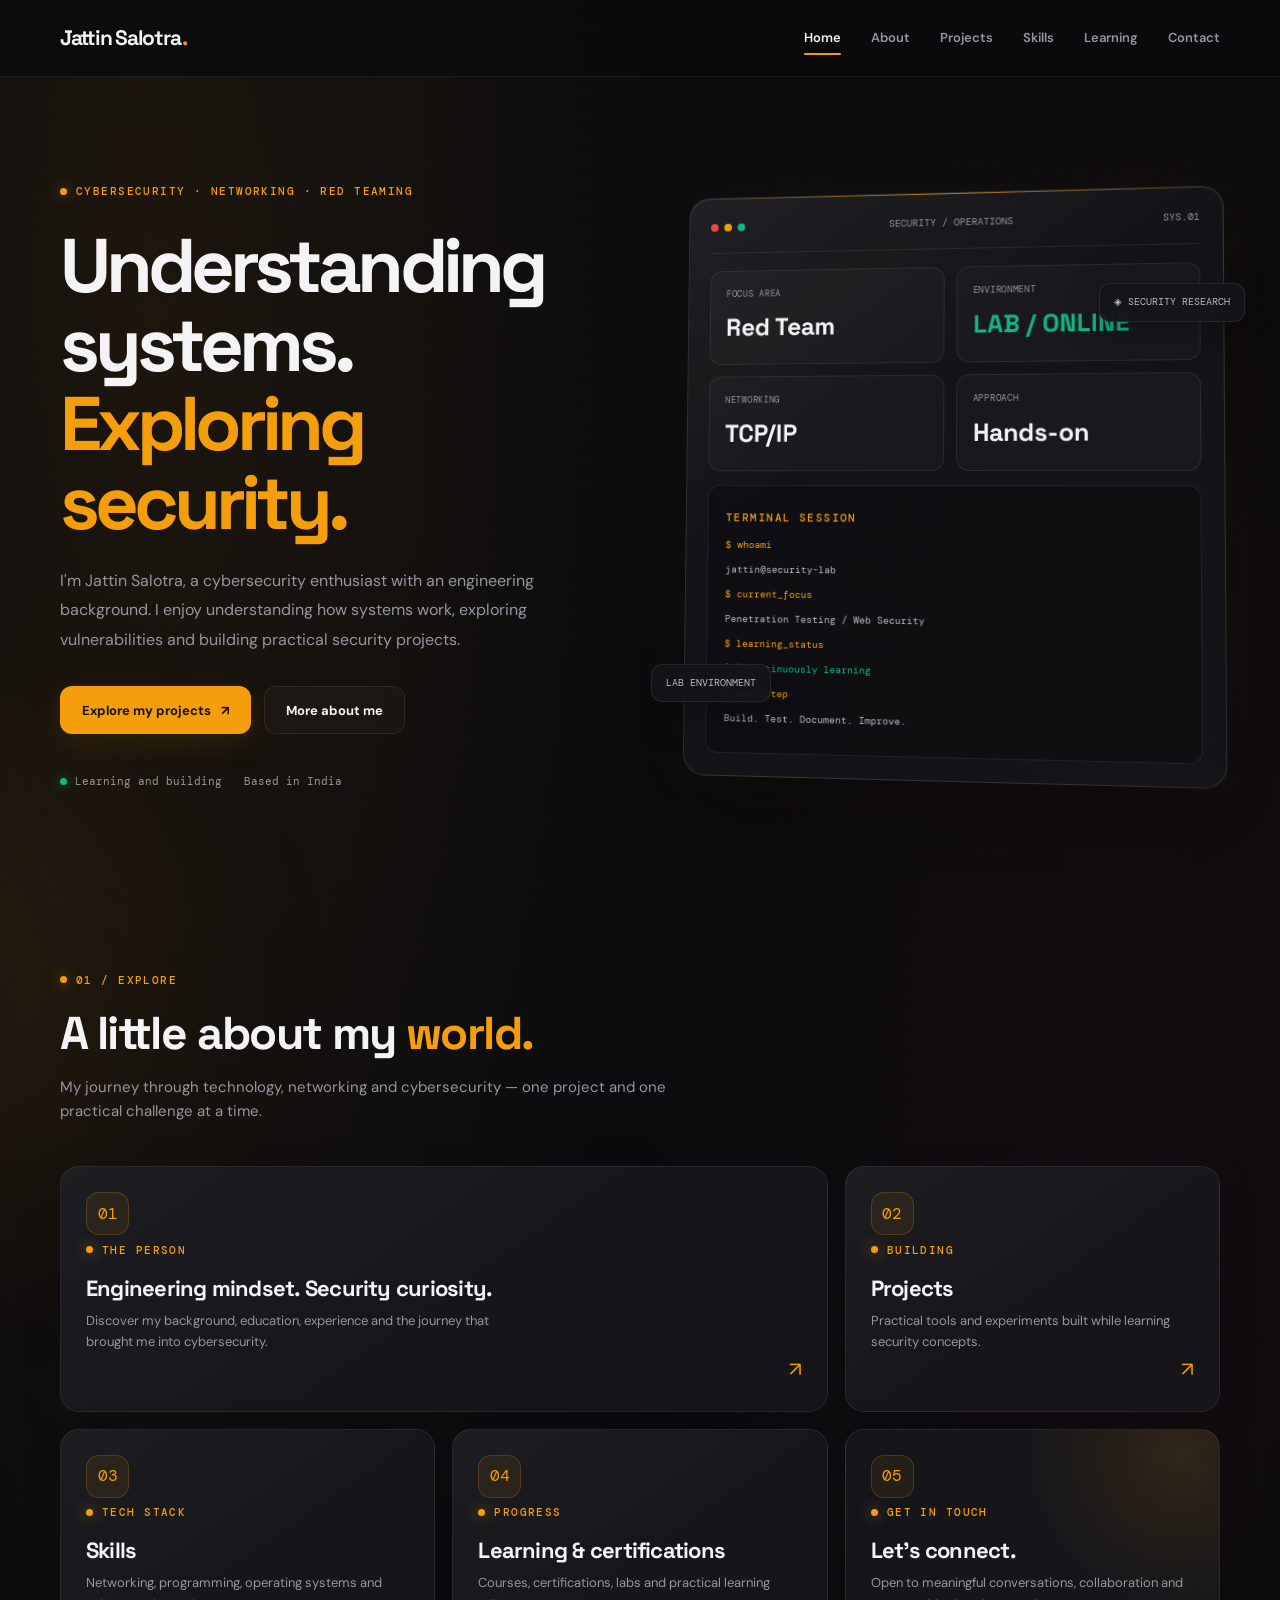
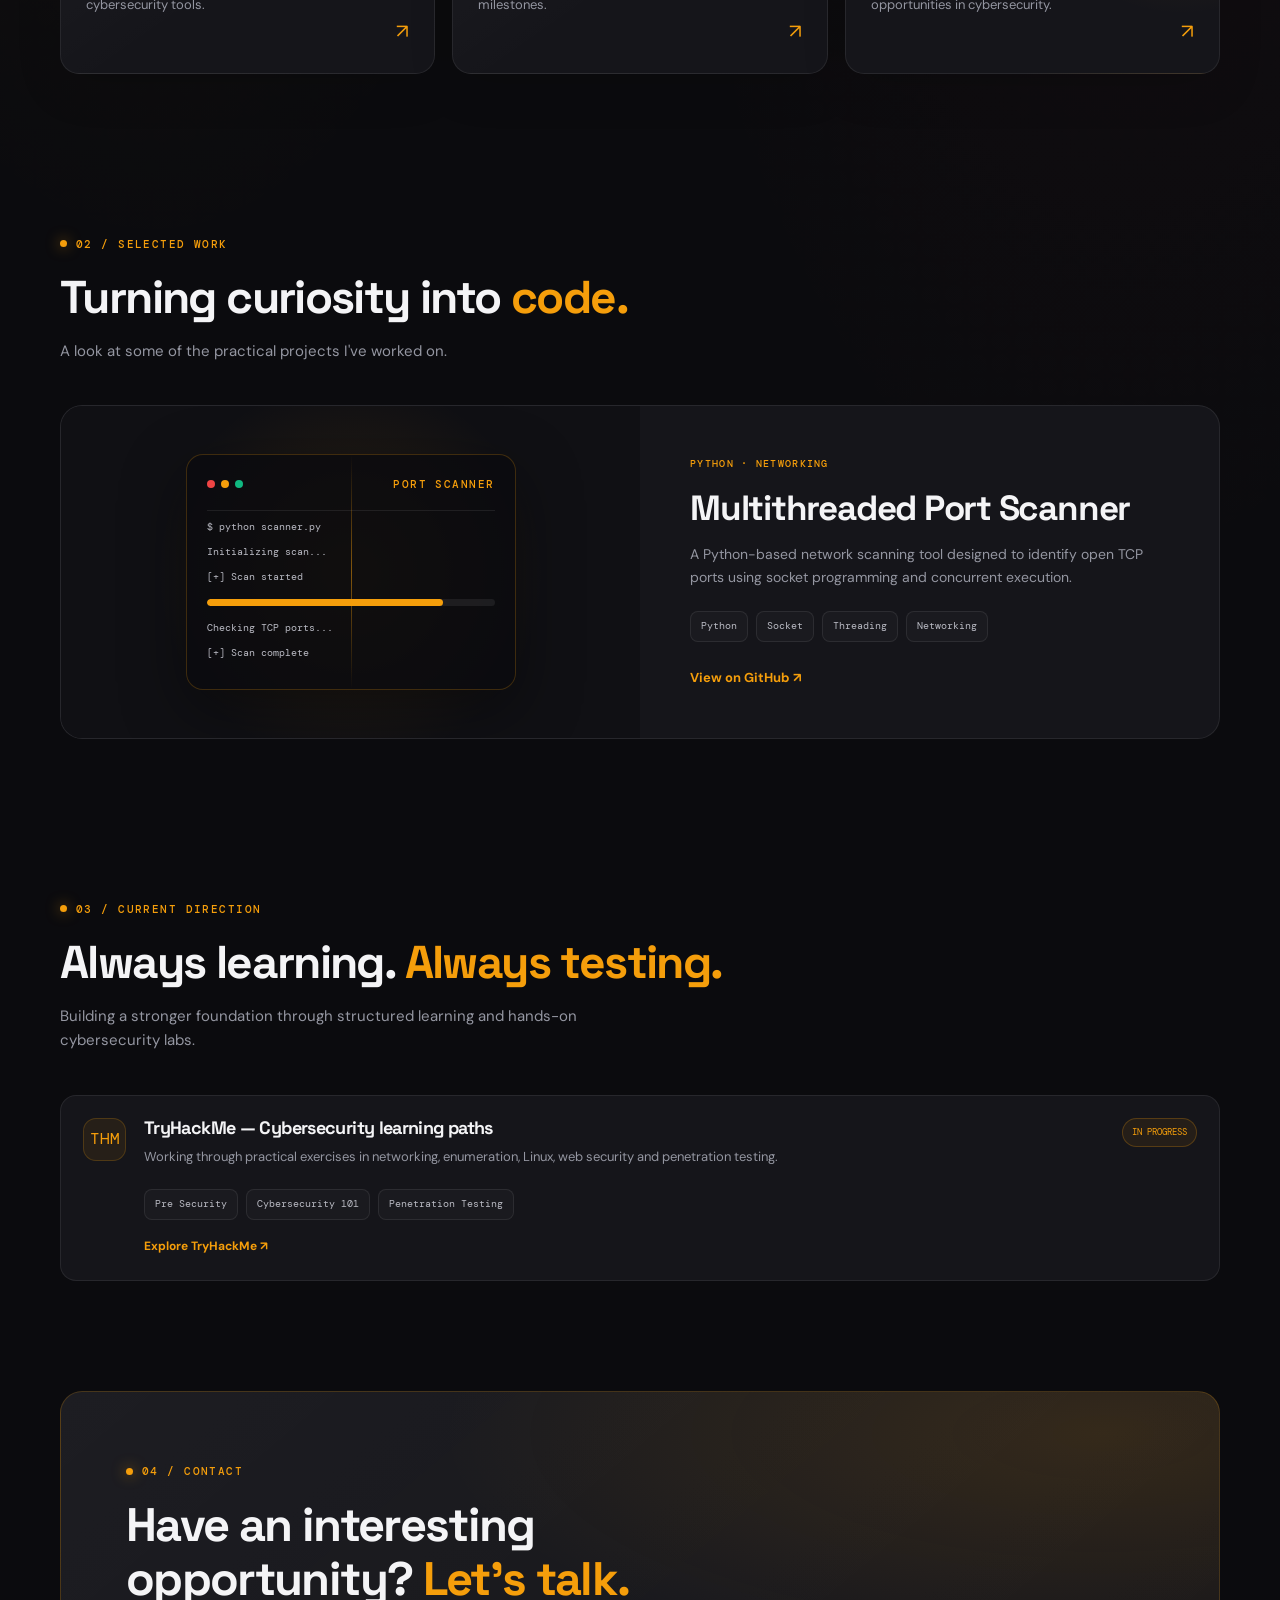
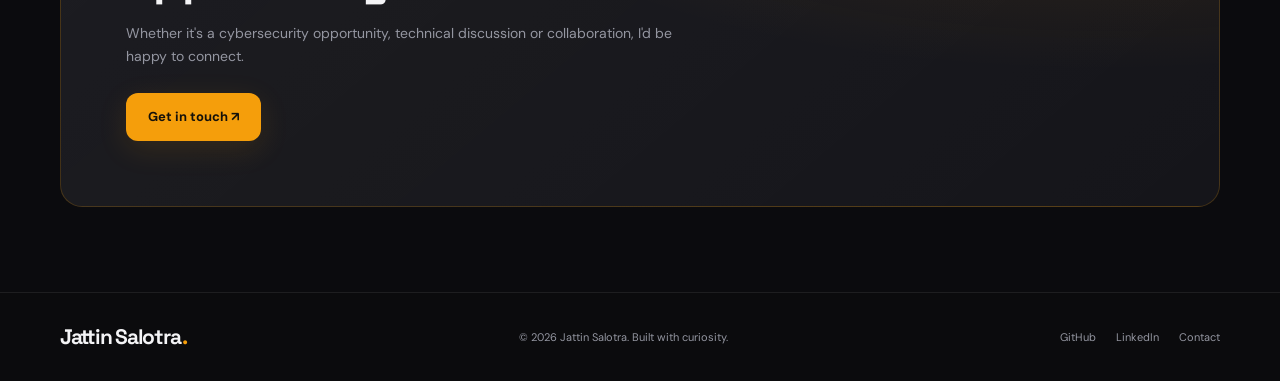
<file: index.html>
<!DOCTYPE html>
<html lang="en">
<head>
  <meta charset="UTF-8">
  <meta name="viewport" content="width=device-width, initial-scale=1.0">
  <meta name="theme-color" content="#0B0B0E">
  <meta name="description" content="Jattin Salotra — Cybersecurity enthusiast exploring penetration testing, networking and offensive security.">
  <title>Jattin Salotra | Cybersecurity Portfolio</title>
  <link rel="stylesheet" href="css/style.css">
</head>

<body>

  <!-- NAVIGATION -->
  <header class="navbar">
    <div class="nav-container">
      <a href="index.html" class="logo">Jattin Salotra<span>.</span></a>

      <button class="menu-toggle" type="button"
        aria-label="Toggle navigation"
        aria-controls="primary-navigation"
        aria-expanded="false">
        <span></span>
        <span></span>
      </button>

      <nav class="nav-links" id="primary-navigation">
        <a href="index.html">Home</a>
        <a href="about.html">About</a>
        <a href="projects.html">Projects</a>
        <a href="skills.html">Skills</a>
        <a href="learning.html">Learning</a>
        <a href="contact.html">Contact</a>
      </nav>
    </div>
  </header>

  <main>

    <!-- HERO -->
    <section class="redteam-hero container">

      <div class="hero-copy" data-reveal>
        <span class="eyebrow">CYBERSECURITY · NETWORKING · RED TEAMING</span>

        <h1>
          Understanding systems.
          <span class="accent">Exploring security.</span>
        </h1>

        <p>
          I'm Jattin Salotra, a cybersecurity enthusiast with an engineering
          background. I enjoy understanding how systems work, exploring
          vulnerabilities and building practical security projects.
        </p>

        <div class="hero-actions">
          <a href="projects.html" class="primary-btn">
            Explore my projects <span>↗</span>
          </a>

          <a href="about.html" class="secondary-btn">
            More about me
          </a>
        </div>

        <div class="hero-meta">
          <span><i class="status-dot"></i> Learning and building</span>
          <span>Based in India</span>
        </div>
      </div>

      <!-- OPERATIONS VISUAL -->
      <div class="hero-visual" data-reveal>
        <div class="ops-window">

          <div class="ops-window-header">
            <div class="window-dots">
              <span></span>
              <span></span>
              <span></span>
            </div>
            <small>SECURITY / OPERATIONS</small>
            <small>SYS.01</small>
          </div>

          <div class="ops-metric-grid">

            <div class="ops-metric">
              <small>Focus area</small>
              <strong>Red Team</strong>
            </div>

            <div class="ops-metric">
              <small>Environment</small>
              <strong class="metric-good">LAB / ONLINE</strong>
            </div>

            <div class="ops-metric">
              <small>Networking</small>
              <strong>TCP/IP</strong>
            </div>

            <div class="ops-metric">
              <small>Approach</small>
              <strong>Hands-on</strong>
            </div>

          </div>

          <div class="ops-terminal">
            <div class="terminal-label">TERMINAL SESSION</div>

            <p class="terminal-command">$ whoami</p>
            <p>jattin@security-lab</p>

            <p class="terminal-command">$ current_focus</p>
            <p>Penetration Testing / Web Security</p>

            <p class="terminal-command">$ learning_status</p>
            <p class="terminal-success">[+] Continuously learning</p>

            <p class="terminal-command">$ next_step</p>
            <p>Build. Test. Document. Improve.</p>
          </div>

        </div>

        <div class="floating-tag floating-tag-one">
          ◈ SECURITY RESEARCH
        </div>

        <div class="floating-tag floating-tag-two">
          <i class="status-dot"></i> LAB ENVIRONMENT
        </div>
      </div>

    </section>

    <!-- DASHBOARD / ABOUT -->
    <section class="dashboard-section container">

      <div class="section-heading" data-reveal>
        <span class="section-label">01 / EXPLORE</span>
        <h2>A little about my <span class="accent">world.</span></h2>
        <p>
          My journey through technology, networking and cybersecurity —
          one project and one practical challenge at a time.
        </p>
      </div>

      <div class="dashboard-grid">

        <a href="about.html" class="dashboard-card dashboard-card-large">
          <div>
            <div class="card-icon">01</div>
            <span class="section-label">THE PERSON</span>
            <h3>Engineering mindset. Security curiosity.</h3>
            <p>
              Discover my background, education, experience and the journey
              that brought me into cybersecurity.
            </p>
          </div>
          <span class="card-arrow">↗</span>
        </a>

        <a href="projects.html" class="dashboard-card">
          <div>
            <div class="card-icon">02</div>
            <span class="section-label">BUILDING</span>
            <h3>Projects</h3>
            <p>
              Practical tools and experiments built while learning
              security concepts.
            </p>
          </div>
          <span class="card-arrow">↗</span>
        </a>

        <a href="skills.html" class="dashboard-card">
          <div>
            <div class="card-icon">03</div>
            <span class="section-label">TECH STACK</span>
            <h3>Skills</h3>
            <p>
              Networking, programming, operating systems and
              cybersecurity tools.
            </p>
          </div>
          <span class="card-arrow">↗</span>
        </a>

        <a href="learning.html" class="dashboard-card">
          <div>
            <div class="card-icon">04</div>
            <span class="section-label">PROGRESS</span>
            <h3>Learning & certifications</h3>
            <p>
              Courses, certifications, labs and practical learning
              milestones.
            </p>
          </div>
          <span class="card-arrow">↗</span>
        </a>

        <a href="contact.html" class="dashboard-card dashboard-card-contact">
          <div>
            <div class="card-icon">05</div>
            <span class="section-label">GET IN TOUCH</span>
            <h3>Let's connect.</h3>
            <p>
              Open to meaningful conversations, collaboration
              and opportunities in cybersecurity.
            </p>
          </div>
          <span class="card-arrow">↗</span>
        </a>

      </div>
    </section>

    <!-- FEATURED PROJECT -->
    <section class="featured-section container">

      <div class="section-heading" data-reveal>
        <span class="section-label">02 / SELECTED WORK</span>
        <h2>Turning curiosity into <span class="accent">code.</span></h2>
        <p>
          A look at some of the practical projects I've worked on.
        </p>
      </div>

      <div class="featured-project" data-reveal>

        <div class="project-visual">
          <div class="scanner-illustration">

            <div class="terminal-header">
              <div class="terminal-dots">
                <span></span>
                <span></span>
                <span></span>
              </div>
              <small class="terminal-label">PORT SCANNER</small>
            </div>

            <p class="terminal-line">$ python scanner.py</p>
            <p class="terminal-line">Initializing scan...</p>
            <p class="terminal-line terminal-success">[+] Scan started</p>

            <div class="scanner-bar">
              <span style="width: 82%"></span>
            </div>

            <p class="terminal-line">Checking TCP ports...</p>
            <p class="terminal-line terminal-success">[+] Scan complete</p>

          </div>
        </div>

        <div class="project-details">
          <span class="project-category">PYTHON · NETWORKING</span>

          <h3>Multithreaded Port Scanner</h3>

          <p>
            A Python-based network scanning tool designed to identify
            open TCP ports using socket programming and concurrent
            execution.
          </p>

          <div class="project-tech">
            <span>Python</span>
            <span>Socket</span>
            <span>Threading</span>
            <span>Networking</span>
          </div>

          <a href="https://github.com/Jattin09/Port-Scanner"
             target="_blank" rel="noopener noreferrer"
             class="project-link">
            View on GitHub ↗
          </a>
        </div>

      </div>
    </section>

    <!-- LEARNING -->
    <section class="learning-section container">

      <div class="section-heading" data-reveal>
        <span class="section-label">03 / CURRENT DIRECTION</span>
        <h2>Always learning. <span class="accent">Always testing.</span></h2>
        <p>
          Building a stronger foundation through structured learning
          and hands-on cybersecurity labs.
        </p>
      </div>

      <div class="learning-item" data-reveal>
        <div class="learning-item-icon">THM</div>

        <div class="learning-item-content">
          <h3>TryHackMe — Cybersecurity learning paths</h3>
          <p>
            Working through practical exercises in networking,
            enumeration, Linux, web security and penetration testing.
          </p>

          <div class="project-tech">
            <span>Pre Security</span>
            <span>Cybersecurity 101</span>
            <span>Penetration Testing</span>
          </div>

          <a href="https://tryhackme.com/"
             target="_blank" rel="noopener noreferrer"
             class="certificate-link">
            Explore TryHackMe ↗
          </a>
        </div>

        <span class="learning-badge in-progress">IN PROGRESS</span>
      </div>

    </section>

    <!-- CONTACT CTA -->
    <section class="home-contact" data-reveal>
      <span class="section-label">04 / CONTACT</span>

      <h2>
        Have an interesting opportunity?
        <span class="accent">Let's talk.</span>
      </h2>

      <p>
        Whether it's a cybersecurity opportunity, technical discussion
        or collaboration, I'd be happy to connect.
      </p>

      <a href="contact.html" class="primary-btn">
        Get in touch ↗
      </a>
    </section>

  </main>

  <!-- FOOTER -->
  <footer class="site-footer">
    <div class="footer-container">

      <a href="index.html" class="logo">
        Jattin Salotra<span>.</span>
      </a>

      <p>© <span data-current-year></span> Jattin Salotra. Built with curiosity.</p>

      <div class="footer-links">
        <a href="https://github.com/Jattin09"
           target="_blank" rel="noopener noreferrer">GitHub</a>

        <a href="https://www.linkedin.com/"
           target="_blank" rel="noopener noreferrer">LinkedIn</a>

        <a href="contact.html">Contact</a>
      </div>

    </div>
  </footer>

  <script src="js/main.js"></script>
</body>
</html>
</file>
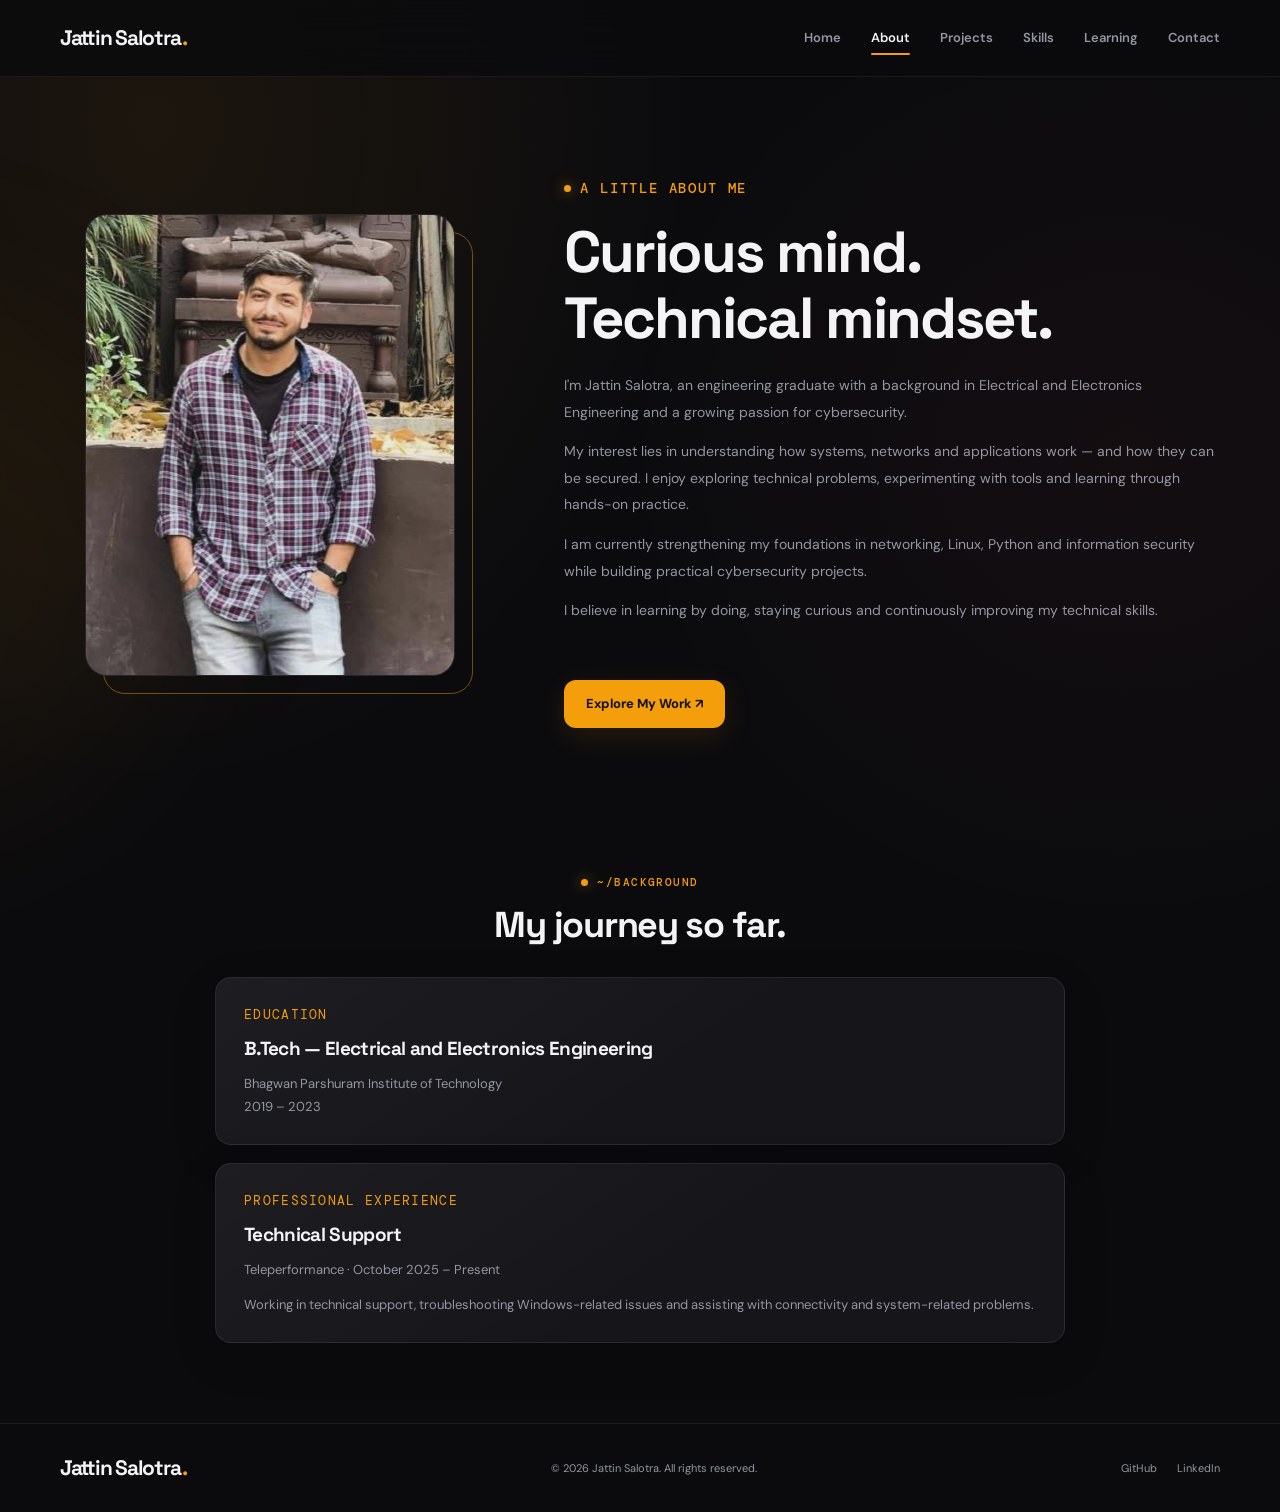
<file: about.html>
<!DOCTYPE html>
<html lang="en">

<head>
    <meta charset="UTF-8">
    <meta name="viewport" content="width=device-width, initial-scale=1.0">
    <meta name="theme-color" content="#0B0B0E">

    <meta name="description"
        content="Learn about Jattin Salotra, an engineering graduate and cybersecurity enthusiast.">

    <title>About Me | Jattin Salotra</title>

    <link rel="preconnect" href="https://fonts.googleapis.com">
    <link rel="preconnect" href="https://fonts.gstatic.com" crossorigin>

    <link href="https://fonts.googleapis.com/css2?family=DM+Sans:wght@400;500;600;700;800&family=JetBrains+Mono:wght@400;500;600;700&display=swap"
        rel="stylesheet">

    <link rel="stylesheet" href="css/style.css">
</head>

<body>

    <!-- NAVIGATION -->
    <header class="navbar">

        <div class="nav-container">

            <a href="index.html" class="logo">
                Jattin Salotra<span>.</span>
            </a>

            <button class="menu-toggle"
                type="button"
                aria-label="Toggle navigation"
                aria-controls="primary-navigation"
                aria-expanded="false">

                <span></span>
                <span></span>
                <span></span>

            </button>

            <nav class="nav-links" id="primary-navigation">

                <a href="index.html">Home</a>
                <a href="about.html" class="active">About</a>
                <a href="projects.html">Projects</a>
                <a href="skills.html">Skills</a>
                <a href="learning.html">Learning</a>
                <a href="contact.html">Contact</a>

            </nav>

        </div>

    </header>


    <main>

        <!-- ABOUT HERO -->
        <section class="about-hero">

            <div class="about-hero-inner">

                <!-- PROFILE PHOTO -->
                <div class="about-photo">

                    <img
                        src="assets/images/profile.jfif"
                        alt="Portrait of Jattin Salotra"
                    >

                </div>


                <!-- INTRODUCTION -->
                <div class="about-content">

                    <p class="section-label">
                        A LITTLE ABOUT ME
                    </p>

                    <h1>
                        Curious mind.
                        <br>
                        Technical mindset.
                    </h1>

                    <p>
                        I'm Jattin Salotra, an engineering graduate
                        with a background in Electrical and Electronics
                        Engineering and a growing passion for cybersecurity.
                    </p>

                    <p>
                        My interest lies in understanding how systems,
                        networks and applications work — and how they can
                        be secured. I enjoy exploring technical problems,
                        experimenting with tools and learning through
                        hands-on practice.
                    </p>

                    <p>
                        I am currently strengthening my foundations in
                        networking, Linux, Python and information security
                        while building practical cybersecurity projects.
                    </p>

                    <p>
                        I believe in learning by doing, staying curious
                        and continuously improving my technical skills.
                    </p>

                    <div style="margin-top: 30px;">

                        <a href="projects.html" class="btn primary-btn">
                            Explore My Work ↗
                        </a>

                    </div>

                </div>

            </div>

        </section>


        <!-- BACKGROUND / JOURNEY -->
        <section class="content-section about-background">

            <div class="about-background-inner">

                <!-- CENTRED HEADING -->
                <div class="about-background-heading">

                    <p class="section-label">
                        ~/BACKGROUND
                    </p>

                    <h2>
                        My journey so far.
                    </h2>

                </div>


                <!-- EDUCATION CARD -->
                <article class="content-card">

                    <p class="background-category">
                        EDUCATION
                    </p>

                    <h3>
                        B.Tech — Electrical and Electronics Engineering
                    </h3>

                    <p>
                        Bhagwan Parshuram Institute of Technology
                        <br>
                        2019 – 2023
                    </p>

                </article>


                <!-- PROFESSIONAL EXPERIENCE CARD -->
                <article class="content-card">

                    <p class="background-category">
                        PROFESSIONAL EXPERIENCE
                    </p>

                    <h3>
                        Technical Support
                    </h3>

                    <p>
                        Teleperformance · October 2025 – Present
                    </p>

                    <p class="background-description">
                        Working in technical support, troubleshooting
                        Windows-related issues and assisting with
                        connectivity and system-related problems.
                    </p>

                </article>

            </div>

        </section>


    </main>


    <!-- FOOTER -->
    <footer class="site-footer">

        <div class="footer-container">

            <a href="index.html" class="logo">
                Jattin Salotra<span>.</span>
            </a>

            <p>
                © <span data-current-year></span>
                Jattin Salotra. All rights reserved.
            </p>

            <div class="footer-links">

                <a href="https://github.com/Jattin09"
                    target="_blank"
                    rel="noopener noreferrer">
                    GitHub
                </a>

                <a href="https://www.linkedin.com/in/jattin-salotra-384a031a1"
                    target="_blank"
                    rel="noopener noreferrer">
                    LinkedIn
                </a>

            </div>

        </div>

    </footer>


    <script src="js/main.js"></script>

</body>

</html>
</file>
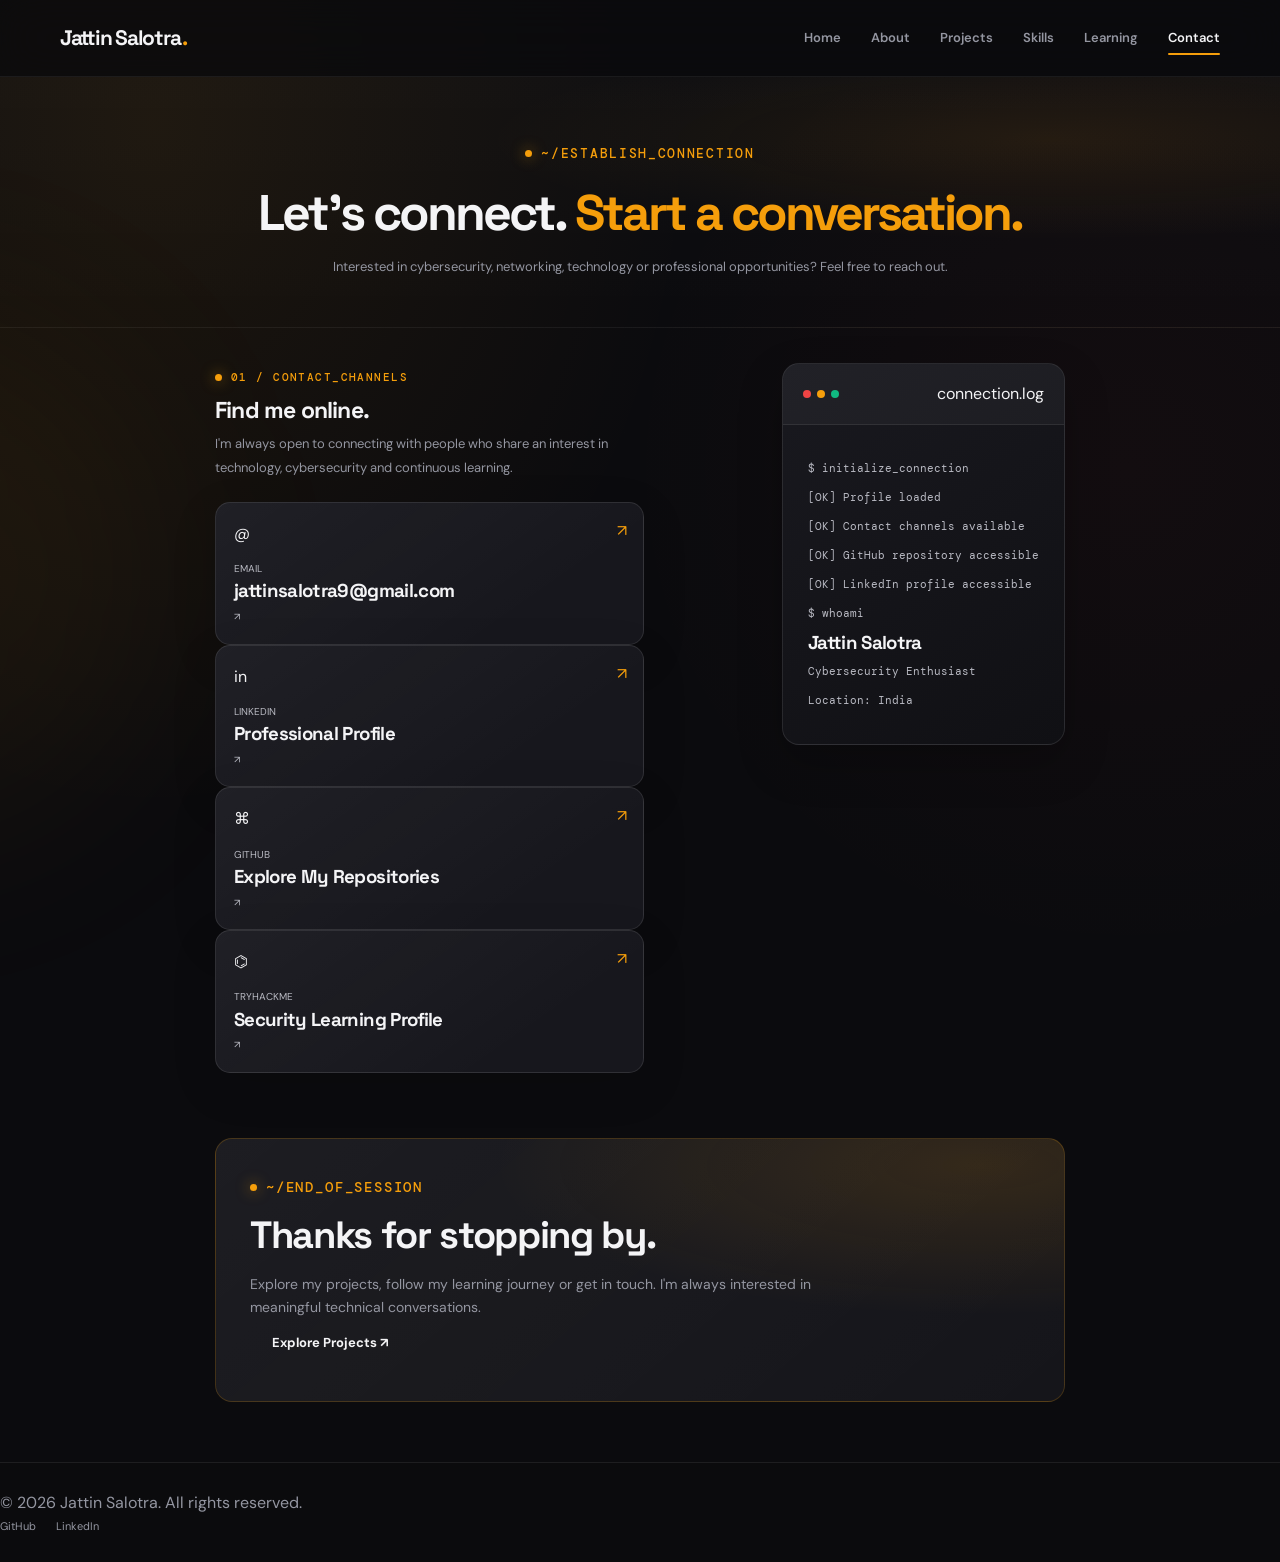
<file: contact.html>
<!DOCTYPE html>
<html lang="en">
<head>
    <meta charset="UTF-8">
    <meta name="viewport" content="width=device-width, initial-scale=1.0">

    <meta name="description" content="Contact Jattin Salotra for cybersecurity, networking and professional opportunities.">

    <title>Contact | Jattin Salotra</title>

    <link rel="preconnect" href="https://fonts.googleapis.com">
    <link rel="preconnect" href="https://fonts.gstatic.com" crossorigin>

    <link href="https://fonts.googleapis.com/css2?family=DM+Sans:wght@400;500;600;700;800&family=JetBrains+Mono:wght@400;500;600;700&display=swap" rel="stylesheet">

    <link rel="stylesheet" href="css/style.css">
</head>

<body>

<header class="navbar">
    <div class="nav-container">

        <a href="index.html" class="logo">
            Jattin Salotra<span>.</span>
        </a>

        <button class="menu-toggle"
                aria-label="Toggle navigation"
                aria-expanded="false">
            <span></span>
            <span></span>
            <span></span>
        </button>

        <nav class="nav-links">
            <a href="index.html">Home</a>
            <a href="about.html">About</a>
            <a href="projects.html">Projects</a>
            <a href="skills.html">Skills</a>
            <a href="learning.html">Learning</a>
            <a href="contact.html" class="active">Contact</a>
        </nav>

    </div>
</header>


<main>

    <!-- CONTACT INTRO -->
    <section class="page-hero">

        <p class="section-label">~/ESTABLISH_CONNECTION</p>

        <h1>
            Let's connect.
            <span style="color: var(--green);">Start a conversation.</span>
        </h1>

        <p>
            Interested in cybersecurity, networking, technology
            or professional opportunities? Feel free to reach out.
        </p>

    </section>


    <!-- CONTACT CONTENT -->
    <section class="content-section">

        <div class="contact-layout">

            <!-- CONTACT INFORMATION -->
            <div class="contact-main">

                <p class="section-label">01 / CONTACT_CHANNELS</p>

                <h2>Find me online.</h2>

                <p class="contact-description">
                    I'm always open to connecting with people who share
                    an interest in technology, cybersecurity and
                    continuous learning.
                </p>


                <!-- EMAIL -->
                <a href="mailto:jattinsalotra9@gmail.com"
                   class="contact-card">

                    <div class="contact-icon">@</div>

                    <div class="contact-details">
                        <span>EMAIL</span>
                        <h3>jattinsalotra9@gmail.com</h3>
                    </div>

                    <span class="contact-arrow">↗</span>

                </a>


                <!-- LINKEDIN -->
                <a href="https://www.linkedin.com/in/jattin-salotra-384a031a1"
                   target="_blank"
                   rel="noopener noreferrer"
                   class="contact-card">

                    <div class="contact-icon">in</div>

                    <div class="contact-details">
                        <span>LINKEDIN</span>
                        <h3>Professional Profile</h3>
                    </div>

                    <span class="contact-arrow">↗</span>

                </a>


                <!-- GITHUB -->
                <a href="https://github.com/Jattin09"
                   target="_blank"
                   rel="noopener noreferrer"
                   class="contact-card">

                    <div class="contact-icon">⌘</div>

                    <div class="contact-details">
                        <span>GITHUB</span>
                        <h3>Explore My Repositories</h3>
                    </div>

                    <span class="contact-arrow">↗</span>

                </a>


                <!-- TRYHACKME -->
                <a href="https://tryhackme.com/p/jattinsalotra9"
                   target="_blank"
                   rel="noopener noreferrer"
                   class="contact-card">

                    <div class="contact-icon">⌬</div>

                    <div class="contact-details">
                        <span>TRYHACKME</span>
                        <h3>Security Learning Profile</h3>
                    </div>

                    <span class="contact-arrow">↗</span>

                </a>

            </div>


            <!-- TERMINAL PANEL -->
            <div class="contact-terminal">

                <div class="terminal-header">

                    <div class="terminal-dots">
                        <span></span>
                        <span></span>
                        <span></span>
                    </div>

                    <span>connection.log</span>

                </div>

                <div class="terminal-body">

                    <p class="terminal-muted">
                        $ initialize_connection
                    </p>

                    <p>
                        <span class="terminal-green">[OK]</span>
                        Profile loaded
                    </p>

                    <p>
                        <span class="terminal-green">[OK]</span>
                        Contact channels available
                    </p>

                    <p>
                        <span class="terminal-green">[OK]</span>
                        GitHub repository accessible
                    </p>

                    <p>
                        <span class="terminal-green">[OK]</span>
                        LinkedIn profile accessible
                    </p>

                    <div class="terminal-divider"></div>

                    <p class="terminal-muted">
                        $ whoami
                    </p>

                    <h3>Jattin Salotra</h3>

                    <p>Cybersecurity Enthusiast</p>

                    <p class="terminal-location">
                        Location: India
                    </p>

                    <div class="terminal-cursor">
                        <span></span>
                    </div>

                </div>

            </div>

        </div>

    </section>


    <!-- CLOSING SECTION -->
    <section class="home-contact">

        <p class="section-label">~/END_OF_SESSION</p>

        <h2>Thanks for stopping by.</h2>

        <p>
            Explore my projects, follow my learning journey
            or get in touch. I'm always interested in meaningful
            technical conversations.
        </p>

        <a href="projects.html" class="btn btn-primary">
            Explore Projects ↗
        </a>

    </section>

</main>


<!-- FOOTER -->
<footer class="footer">

    <div class="footer-content">

        <p>© 2026 Jattin Salotra. All rights reserved.</p>

        <div class="footer-links">

            <a href="https://github.com/Jattin09"
               target="_blank"
               rel="noopener noreferrer">
                GitHub
            </a>

            <a href="https://www.linkedin.com/in/jattin-salotra-384a031a1"
               target="_blank"
               rel="noopener noreferrer">
                LinkedIn
            </a>

        </div>

    </div>

</footer>

<script src="js/main.js"></script>

</body>
</html>
</file>
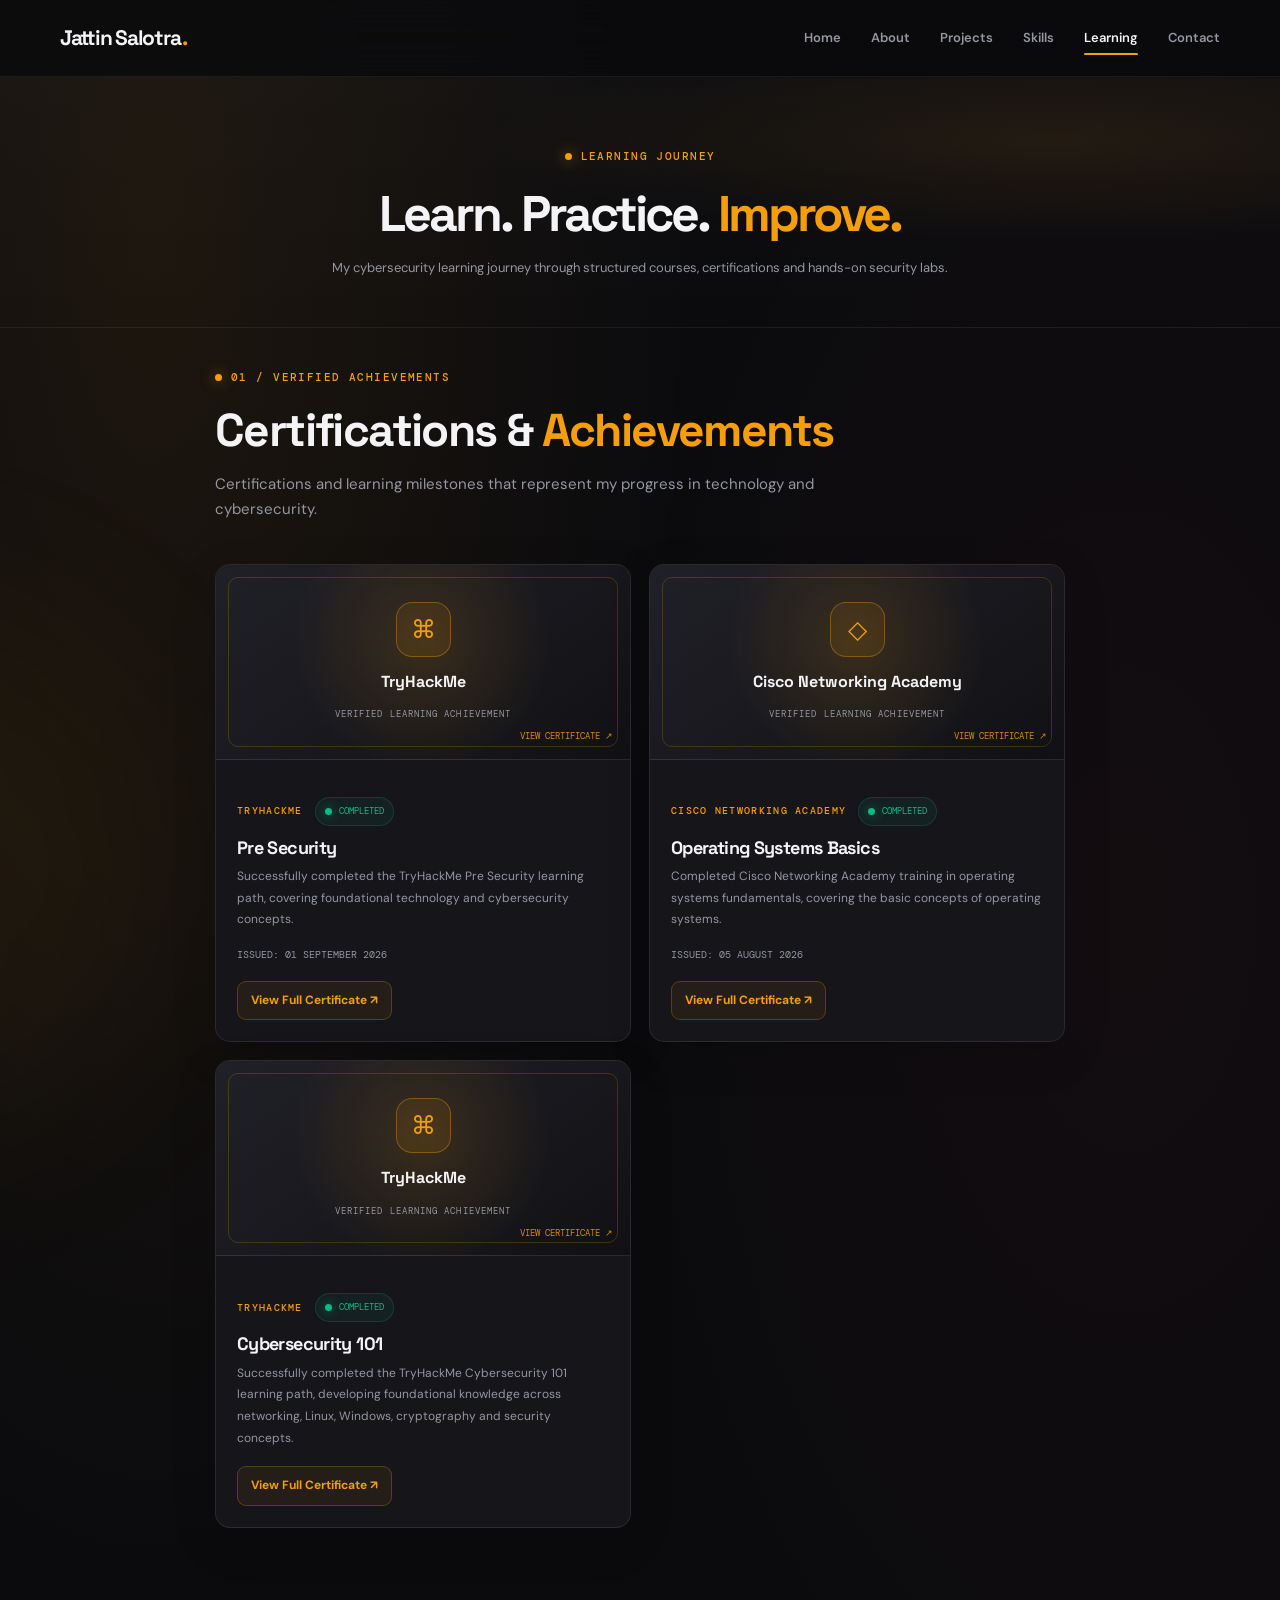
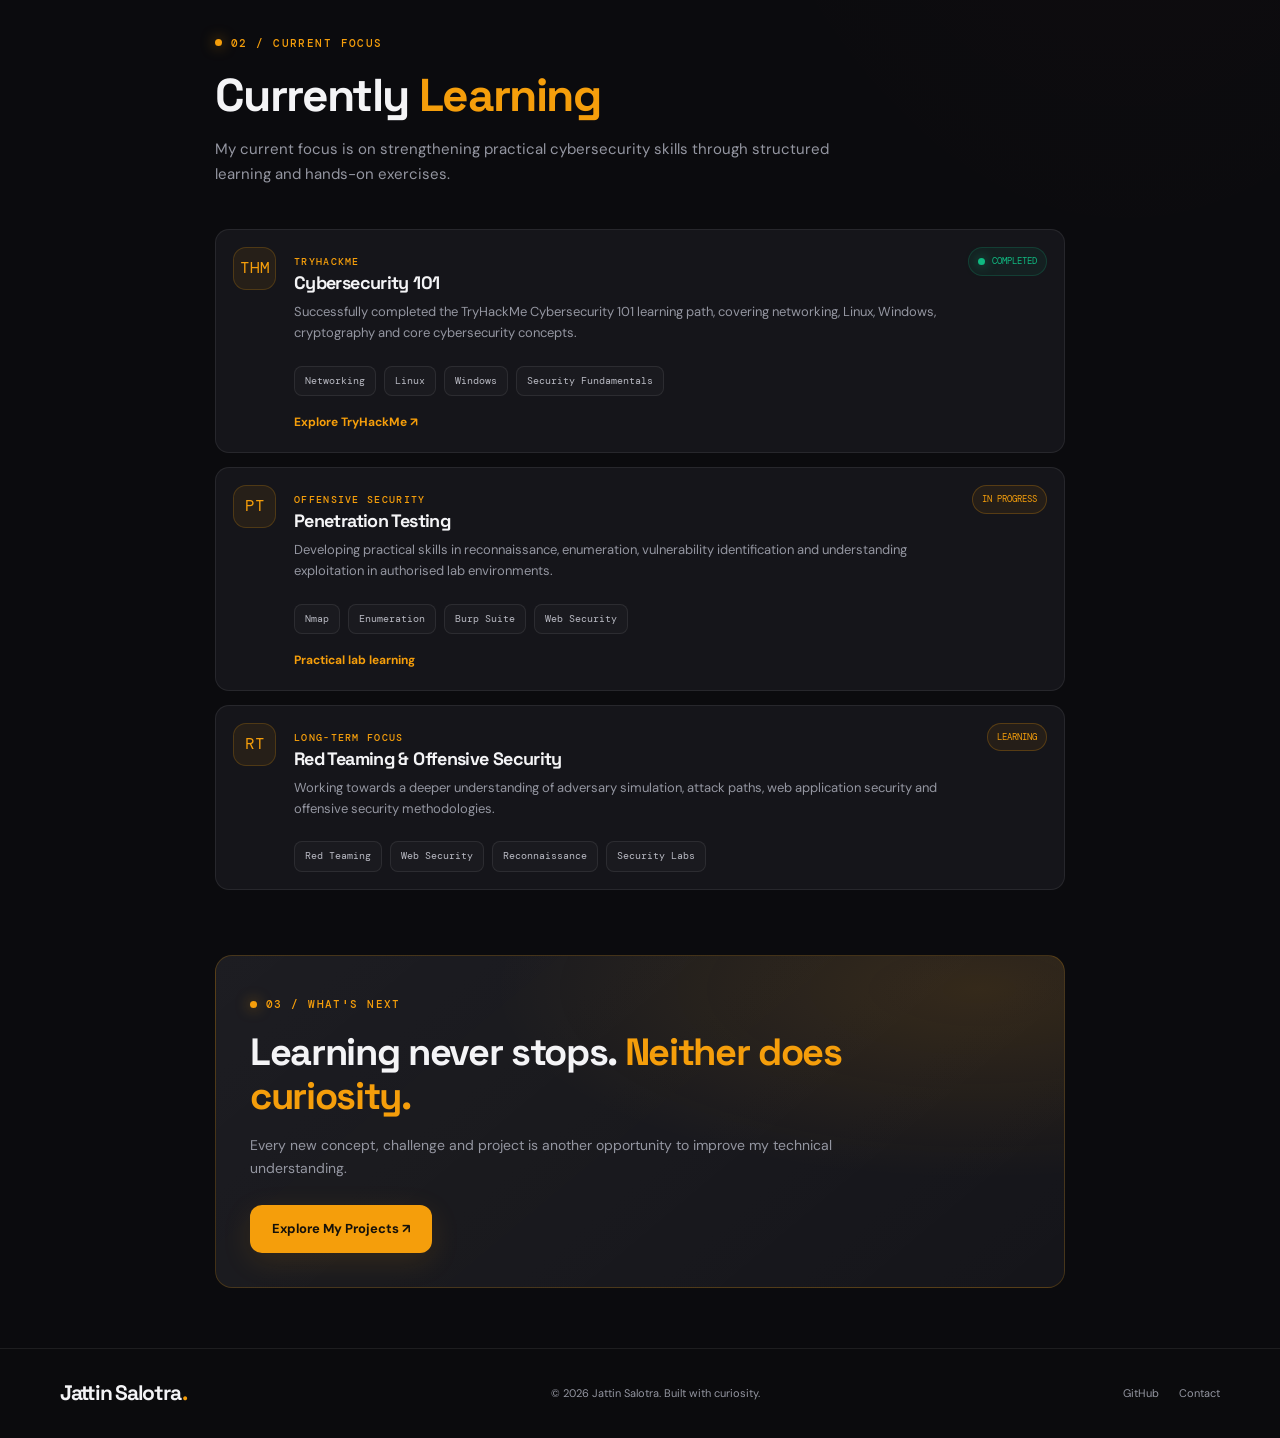
<file: learning.html>
<!DOCTYPE html>
<html lang="en">

<head>
  <meta charset="UTF-8">
  <meta name="viewport" content="width=device-width, initial-scale=1.0">
  <meta name="theme-color" content="#0B0B0E">

  <meta name="description"
    content="Explore Jattin Salotra's cybersecurity learning journey, certifications, TryHackMe achievements and technical development.">

  <title>Learning & Certifications | Jattin Salotra</title>

  <link rel="stylesheet" href="css/style.css">
</head>

<body>

  <!-- NAVIGATION -->

  <header class="navbar">
    <div class="nav-container">

      <a href="index.html" class="logo">
        Jattin Salotra<span>.</span>
      </a>

      <button class="menu-toggle"
        type="button"
        aria-label="Toggle navigation"
        aria-controls="primary-navigation"
        aria-expanded="false">

        <span></span>
        <span></span>

      </button>

      <nav class="nav-links" id="primary-navigation">
        <a href="index.html">Home</a>
        <a href="about.html">About</a>
        <a href="projects.html">Projects</a>
        <a href="skills.html">Skills</a>
        <a href="learning.html">Learning</a>
        <a href="contact.html">Contact</a>
      </nav>

    </div>
  </header>


  <main>

    <!-- PAGE INTRODUCTION -->

    <section class="page-hero">

      <div class="container">

        <span class="section-label">
          LEARNING JOURNEY
        </span>

        <h1>
          Learn. Practice.
          <span class="accent">Improve.</span>
        </h1>

        <p>
          My cybersecurity learning journey through structured courses,
          certifications and hands-on security labs.
        </p>

      </div>

    </section>


    <!-- CERTIFICATIONS -->

    <section class="content-section">

      <div class="container">

        <div class="section-heading">

          <span class="section-label">
            01 / VERIFIED ACHIEVEMENTS
          </span>

          <h2>
            Certifications &
            <span class="accent">Achievements</span>
          </h2>

          <p>
            Certifications and learning milestones that represent
            my progress in technology and cybersecurity.
          </p>

        </div>


        <div class="certificate-grid">


          <!-- TRYHACKME PRE SECURITY CERTIFICATE -->

          <article class="certificate-card">

            <a
              class="certificate-preview certificate-open"
              href="assets/certificates/TryHackMe%20Pre-security%20certificate.pdf"
              target="_blank"
              rel="noopener noreferrer"
              aria-label="Open TryHackMe Pre Security certificate">

              <span class="certificate-symbol">⌘</span>

              <span class="certificate-preview-title">
                TryHackMe
              </span>

              <span class="certificate-preview-subtitle">
                Verified learning achievement
              </span>

              <span class="certificate-open-hint">
                VIEW CERTIFICATE ↗
              </span>

            </a>


            <div class="certificate-info">

              <div class="certificate-meta">

                <span class="project-category">
                  TRYHACKME
                </span>

                <span class="learning-badge completed">
                  <span class="status-dot"></span>
                  COMPLETED
                </span>

              </div>


              <h3>
                Pre Security
              </h3>

              <p>
                Successfully completed the TryHackMe Pre Security
                learning path, covering foundational technology
                and cybersecurity concepts.
              </p>


              <div class="certificate-meta">

                <span class="certificate-date">
                  ISSUED: 01 SEPTEMBER 2026
                </span>

              </div>


              <a
                href="assets/certificates/TryHackMe%20Pre-security%20certificate.pdf"
                target="_blank"
                rel="noopener noreferrer"
                class="certificate-link">

                View Full Certificate ↗

              </a>

            </div>

          </article>



          <!-- CISCO CERTIFICATE -->

          <article class="certificate-card">

            <a
              class="certificate-preview certificate-open"
              href="assets/certificates/Cisco%20operating%20system%20certificate.pdf"
              target="_blank"
              rel="noopener noreferrer"
              aria-label="Open Cisco Operating Systems Basics certificate">

              <span class="certificate-symbol">◇</span>

              <span class="certificate-preview-title">
                Cisco Networking Academy
              </span>

              <span class="certificate-preview-subtitle">
                Verified learning achievement
              </span>

              <span class="certificate-open-hint">
                VIEW CERTIFICATE ↗
              </span>

            </a>


            <div class="certificate-info">

              <div class="certificate-meta">

                <span class="project-category">
                  CISCO NETWORKING ACADEMY
                </span>

                <span class="learning-badge completed">
                  <span class="status-dot"></span>
                  COMPLETED
                </span>

              </div>


              <h3>
                Operating Systems Basics
              </h3>

              <p>
                Completed Cisco Networking Academy training in
                operating systems fundamentals, covering the
                basic concepts of operating systems.
              </p>


              <div class="certificate-meta">

                <span class="certificate-date">
                  ISSUED: 05 AUGUST 2026
                </span>

              </div>


              <a
                href="assets/certificates/Cisco%20operating%20system%20certificate.pdf"
                target="_blank"
                rel="noopener noreferrer"
                class="certificate-link">

                View Full Certificate ↗

              </a>

            </div>

          </article>



          <!-- TRYHACKME CYBERSECURITY 101 CERTIFICATE -->

          <article class="certificate-card">

            <a
              class="certificate-preview certificate-open"
              href="assets/certificates/THM-CRWDEWTUQ9.pdf"
              target="_blank"
              rel="noopener noreferrer"
              aria-label="Open TryHackMe Cybersecurity 101 certificate">

              <span class="certificate-symbol">⌘</span>

              <span class="certificate-preview-title">
                TryHackMe
              </span>

              <span class="certificate-preview-subtitle">
                Verified learning achievement
              </span>

              <span class="certificate-open-hint">
                VIEW CERTIFICATE ↗
              </span>

            </a>


            <div class="certificate-info">

              <div class="certificate-meta">

                <span class="project-category">
                  TRYHACKME
                </span>

                <span class="learning-badge completed">
                  <span class="status-dot"></span>
                  COMPLETED
                </span>

              </div>


              <h3>
                Cybersecurity 101
              </h3>

              <p>
                Successfully completed the TryHackMe Cybersecurity 101
                learning path, developing foundational knowledge across
                networking, Linux, Windows, cryptography and security concepts.
              </p>


              <a
                href="assets/certificates/THM-CRWDEWTUQ9.pdf"
                target="_blank"
                rel="noopener noreferrer"
                class="certificate-link">

                View Full Certificate ↗

              </a>

            </div>

          </article>


        </div>

      </div>

    </section>



    <!-- CURRENT LEARNING -->

    <section class="content-section">

      <div class="container">

        <div class="section-heading">

          <span class="section-label">
            02 / CURRENT FOCUS
          </span>

          <h2>
            Currently
            <span class="accent">Learning</span>
          </h2>

          <p>
            My current focus is on strengthening practical
            cybersecurity skills through structured learning
            and hands-on exercises.
          </p>

        </div>


        <div class="learning-list">


          <!-- CYBERSECURITY 101 -->

          <article class="learning-item">

            <div class="learning-item-icon">
              THM
            </div>

            <div class="learning-item-content">

              <span class="project-category">
                TRYHACKME
              </span>

              <h3>
                Cybersecurity 101
              </h3>

              <p>
                Successfully completed the TryHackMe Cybersecurity 101
                learning path, covering networking, Linux, Windows,
                cryptography and core cybersecurity concepts.
              </p>

              <div class="project-tech">

                <span>Networking</span>
                <span>Linux</span>
                <span>Windows</span>
                <span>Security Fundamentals</span>

              </div>

              <a
                href="https://tryhackme.com/"
                target="_blank"
                rel="noopener noreferrer"
                class="certificate-link">

                Explore TryHackMe ↗

              </a>

            </div>

            <span class="learning-badge completed">
              <span class="status-dot"></span>
              COMPLETED
            </span>

          </article>



          <!-- PENETRATION TESTING -->

          <article class="learning-item">

            <div class="learning-item-icon">
              PT
            </div>

            <div class="learning-item-content">

              <span class="project-category">
                OFFENSIVE SECURITY
              </span>

              <h3>
                Penetration Testing
              </h3>

              <p>
                Developing practical skills in reconnaissance,
                enumeration, vulnerability identification and
                understanding exploitation in authorised lab
                environments.
              </p>

              <div class="project-tech">

                <span>Nmap</span>
                <span>Enumeration</span>
                <span>Burp Suite</span>
                <span>Web Security</span>

              </div>

              <span class="certificate-link">
                Practical lab learning
              </span>

            </div>

            <span class="learning-badge in-progress">
              IN PROGRESS
            </span>

          </article>



          <!-- RED TEAMING -->

          <article class="learning-item">

            <div class="learning-item-icon">
              RT
            </div>

            <div class="learning-item-content">

              <span class="project-category">
                LONG-TERM FOCUS
              </span>

              <h3>
                Red Teaming & Offensive Security
              </h3>

              <p>
                Working towards a deeper understanding of
                adversary simulation, attack paths, web
                application security and offensive security
                methodologies.
              </p>

              <div class="project-tech">

                <span>Red Teaming</span>
                <span>Web Security</span>
                <span>Reconnaissance</span>
                <span>Security Labs</span>

              </div>

            </div>

            <span class="learning-badge in-progress">
              LEARNING
            </span>

          </article>


        </div>

      </div>

    </section>



    <!-- CLOSING SECTION -->

    <section class="home-contact">

      <span class="section-label">
        03 / WHAT'S NEXT
      </span>

      <h2>
        Learning never stops.
        <span class="accent">Neither does curiosity.</span>
      </h2>

      <p>
        Every new concept, challenge and project is another
        opportunity to improve my technical understanding.
      </p>

      <a href="projects.html" class="primary-btn">
        Explore My Projects ↗
      </a>

    </section>


  </main>



  <!-- FOOTER -->

  <footer class="site-footer">

    <div class="footer-container">

      <a href="index.html" class="logo">
        Jattin Salotra<span>.</span>
      </a>

      <p>
        © <span data-current-year></span>
        Jattin Salotra. Built with curiosity.
      </p>

      <div class="footer-links">

        <a
          href="https://github.com/Jattin09"
          target="_blank"
          rel="noopener noreferrer">
          GitHub
        </a>

        <a href="contact.html">
          Contact
        </a>

      </div>

    </div>

  </footer>


  <script src="js/main.js"></script>

</body>
</html>
</file>
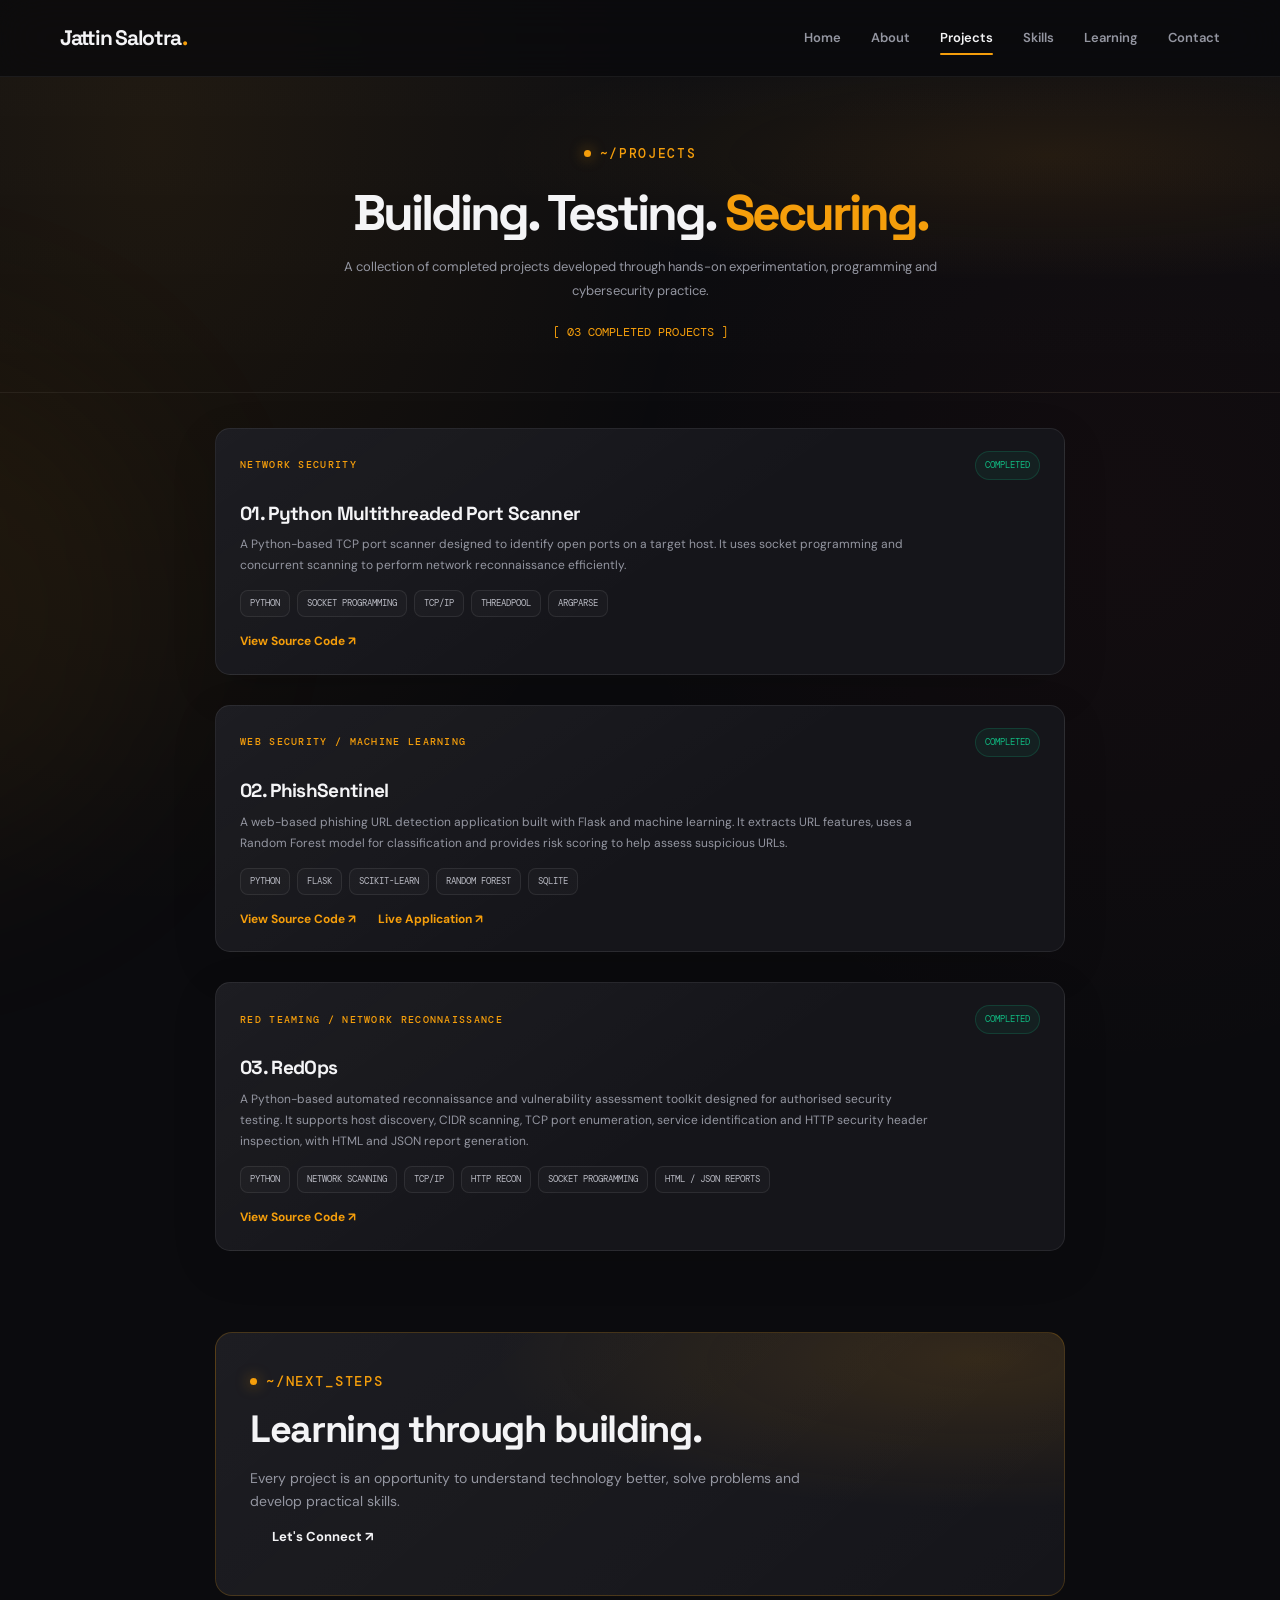
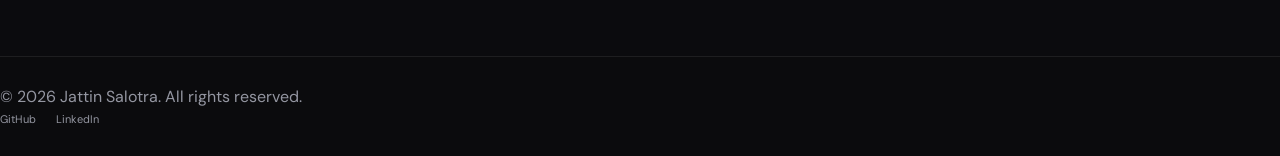
<file: projects.html>
<!DOCTYPE html>
<html lang="en">
<head>
    <meta charset="UTF-8">
    <meta name="viewport" content="width=device-width, initial-scale=1.0">

    <meta name="description" content="Completed cybersecurity and Python projects by Jattin Salotra.">

    <title>Projects | Jattin Salotra</title>

    <link rel="preconnect" href="https://fonts.googleapis.com">
    <link rel="preconnect" href="https://fonts.gstatic.com" crossorigin>

    <link href="https://fonts.googleapis.com/css2?family=DM+Sans:wght@400;500;600;700;800&family=JetBrains+Mono:wght@400;500;600;700&display=swap" rel="stylesheet">

    <link rel="stylesheet" href="css/style.css">
</head>

<body>

    <!-- NAVIGATION -->
    <header class="navbar">
        <div class="nav-container">

            <a href="index.html" class="logo">
                Jattin Salotra<span>.</span>
            </a>

            <button class="menu-toggle"
                    aria-label="Toggle navigation"
                    aria-expanded="false">
                <span></span>
                <span></span>
                <span></span>
            </button>

            <nav class="nav-links">
                <a href="index.html">Home</a>
                <a href="about.html">About</a>
                <a href="projects.html" class="active">Projects</a>
                <a href="skills.html">Skills</a>
                <a href="learning.html">Learning</a>
                <a href="contact.html">Contact</a>
            </nav>

        </div>
    </header>


    <main>

        <!-- PAGE INTRO -->
        <section class="page-hero">

            <p class="section-label">~/PROJECTS</p>

            <h1>
                Building. Testing.
                <span style="color: var(--green);">Securing.</span>
            </h1>

            <p>
                A collection of completed projects developed through
                hands-on experimentation, programming and cybersecurity
                practice.
            </p>

            <p style="font-family: var(--mono); font-size: 12px; margin-top: 20px; color: var(--green);">
                [ 03 COMPLETED PROJECTS ]
            </p>

        </section>


        <!-- PROJECTS -->
        <section class="content-section">

            <!-- PROJECT 01: PORT SCANNER -->
            <div class="project-card">

                <div class="project-card-top">
                    <span class="project-category">NETWORK SECURITY</span>
                    <span class="project-status">COMPLETED</span>
                </div>

                <h3>01. Python Multithreaded Port Scanner</h3>

                <p>
                    A Python-based TCP port scanner designed to identify
                    open ports on a target host. It uses socket programming
                    and concurrent scanning to perform network
                    reconnaissance efficiently.
                </p>

                <div class="project-tech">
                    <span>PYTHON</span>
                    <span>SOCKET PROGRAMMING</span>
                    <span>TCP/IP</span>
                    <span>THREADPOOL</span>
                    <span>ARGPARSE</span>
                </div>

                <a class="project-link"
                   href="https://github.com/Jattin09/Port-Scanner"
                   target="_blank"
                   rel="noopener noreferrer">
                    View Source Code ↗
                </a>

            </div>


            <!-- PROJECT 02: PHISHSENTINEL -->
            <div class="project-card" style="margin-top: 30px;">

                <div class="project-card-top">
                    <span class="project-category">WEB SECURITY / MACHINE LEARNING</span>
                    <span class="project-status">COMPLETED</span>
                </div>

                <h3>02. PhishSentinel</h3>

                <p>
                    A web-based phishing URL detection application built
                    with Flask and machine learning. It extracts URL
                    features, uses a Random Forest model for classification
                    and provides risk scoring to help assess suspicious URLs.
                </p>

                <div class="project-tech">
                    <span>PYTHON</span>
                    <span>FLASK</span>
                    <span>SCIKIT-LEARN</span>
                    <span>RANDOM FOREST</span>
                    <span>SQLITE</span>
                </div>

                <div style="display: flex; flex-wrap: wrap; gap: 22px;">

                    <a class="project-link"
                       href="https://github.com/Jattin09/PhishSentinel"
                       target="_blank"
                       rel="noopener noreferrer">
                        View Source Code ↗
                    </a>

                    <a class="project-link"
                       href="https://phishsentinel-fea2.onrender.com/"
                       target="_blank"
                       rel="noopener noreferrer">
                        Live Application ↗
                    </a>

                </div>

            </div>


            <!-- PROJECT 03: REDOPS -->
            <div class="project-card" style="margin-top: 30px;">

                <div class="project-card-top">
                    <span class="project-category">RED TEAMING / NETWORK RECONNAISSANCE</span>
                    <span class="project-status">COMPLETED</span>
                </div>

                <h3>03. RedOps</h3>

                <p>
                    A Python-based automated reconnaissance and vulnerability
                    assessment toolkit designed for authorised security testing.
                    It supports host discovery, CIDR scanning, TCP port
                    enumeration, service identification and HTTP security
                    header inspection, with HTML and JSON report generation.
                </p>

                <div class="project-tech">
                    <span>PYTHON</span>
                    <span>NETWORK SCANNING</span>
                    <span>TCP/IP</span>
                    <span>HTTP RECON</span>
                    <span>SOCKET PROGRAMMING</span>
                    <span>HTML / JSON REPORTS</span>
                </div>

                <a class="project-link"
                   href="https://github.com/Jattin09/RedOps"
                   target="_blank"
                   rel="noopener noreferrer">
                    View Source Code ↗
                </a>

            </div>

        </section>


        <!-- FOOTER MESSAGE -->
        <section class="home-contact">

            <p class="section-label">~/NEXT_STEPS</p>

            <h2>Learning through building.</h2>

            <p>
                Every project is an opportunity to understand technology
                better, solve problems and develop practical skills.
            </p>

            <a href="contact.html" class="btn btn-primary">
                Let's Connect ↗
            </a>

        </section>

    </main>


    <!-- FOOTER -->
    <footer class="footer">

        <div class="footer-content">

            <p>© 2026 Jattin Salotra. All rights reserved.</p>

            <div class="footer-links">
                <a href="https://github.com/Jattin09"
                   target="_blank"
                   rel="noopener noreferrer">GitHub</a>

                <a href="https://www.linkedin.com/in/jattinsalotra-384a031a1/"
                   target="_blank"
                   rel="noopener noreferrer">LinkedIn</a>
            </div>

        </div>

    </footer>

    <script src="js/main.js"></script>

</body>
</html>
</file>
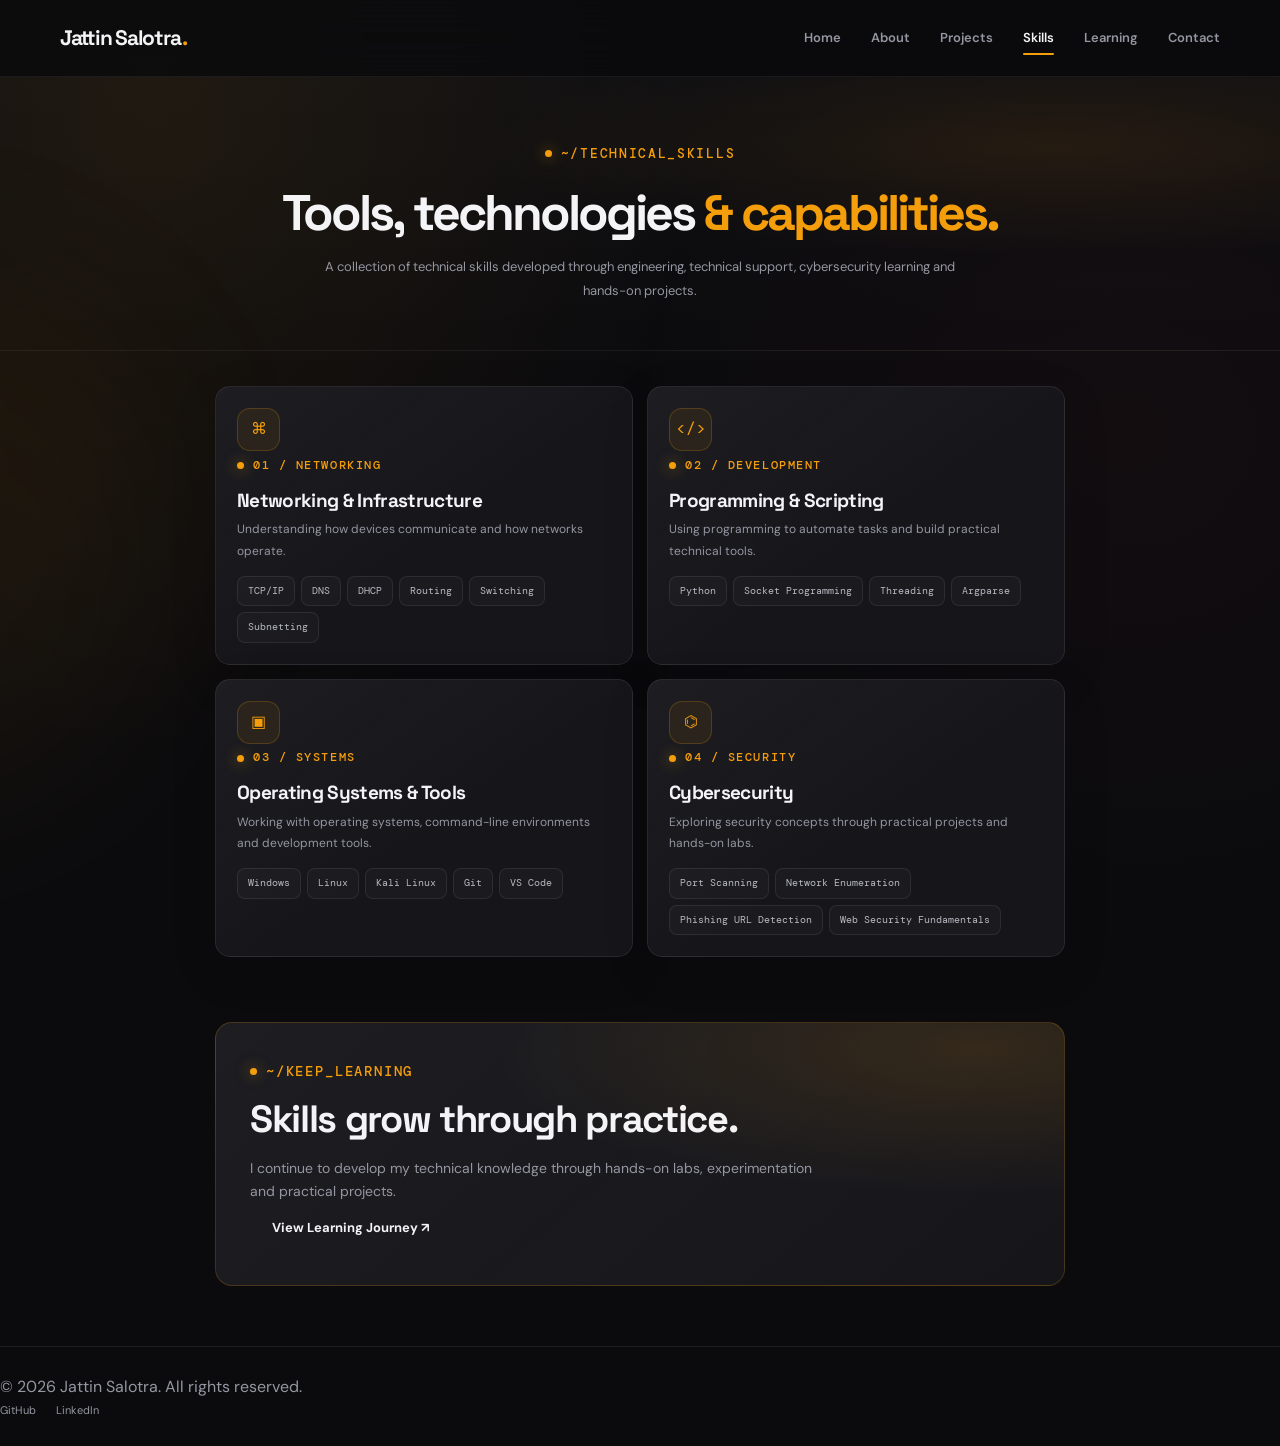
<file: skills.html>
<!DOCTYPE html>
<html lang="en">
<head>
    <meta charset="UTF-8">
    <meta name="viewport" content="width=device-width, initial-scale=1.0">

    <meta name="description" content="Technical skills in networking, Python, Linux and cybersecurity by Jattin Salotra.">

    <title>Skills | Jattin Salotra</title>

    <link rel="preconnect" href="https://fonts.googleapis.com">
    <link rel="preconnect" href="https://fonts.gstatic.com" crossorigin>

    <link href="https://fonts.googleapis.com/css2?family=DM+Sans:wght@400;500;600;700;800&family=JetBrains+Mono:wght@400;500;600;700&display=swap" rel="stylesheet">

    <link rel="stylesheet" href="css/style.css">
</head>

<body>

    <!-- NAVIGATION -->
    <header class="navbar">

        <div class="nav-container">

            <a href="index.html" class="logo">
                Jattin Salotra<span>.</span>
            </a>

            <button class="menu-toggle"
                    aria-label="Toggle navigation"
                    aria-expanded="false">
                <span></span>
                <span></span>
                <span></span>
            </button>

            <nav class="nav-links">
                <a href="index.html">Home</a>
                <a href="about.html">About</a>
                <a href="projects.html">Projects</a>
                <a href="skills.html" class="active">Skills</a>
                <a href="learning.html">Learning</a>
                <a href="contact.html">Contact</a>
            </nav>

        </div>

    </header>


    <!-- MAIN CONTENT -->
    <main>

        <!-- PAGE INTRO -->
        <section class="page-hero">

            <p class="section-label">
                ~/TECHNICAL_SKILLS
            </p>

            <h1>
                Tools, technologies
                <span style="color: var(--green);">
                    &amp; capabilities.
                </span>
            </h1>

            <p>
                A collection of technical skills developed through
                engineering, technical support, cybersecurity learning
                and hands-on projects.
            </p>

        </section>


        <!-- SKILL CATEGORIES -->
        <section class="content-section">

            <div class="skills-grid">


                <!-- NETWORKING -->
                <article class="content-card skill-card">

                    <div class="skill-icon">⌘</div>

                    <p class="section-label">
                        01 / NETWORKING
                    </p>

                    <h2>
                        Networking &amp; Infrastructure
                    </h2>

                    <p>
                        Understanding how devices communicate and
                        how networks operate.
                    </p>

                    <div class="skill-tags">
                        <span>TCP/IP</span>
                        <span>DNS</span>
                        <span>DHCP</span>
                        <span>Routing</span>
                        <span>Switching</span>
                        <span>Subnetting</span>
                    </div>

                </article>


                <!-- PROGRAMMING -->
                <article class="content-card skill-card">

                    <div class="skill-icon">&lt;/&gt;</div>

                    <p class="section-label">
                        02 / DEVELOPMENT
                    </p>

                    <h2>
                        Programming &amp; Scripting
                    </h2>

                    <p>
                        Using programming to automate tasks and
                        build practical technical tools.
                    </p>

                    <div class="skill-tags">
                        <span>Python</span>
                        <span>Socket Programming</span>
                        <span>Threading</span>
                        <span>Argparse</span>
                    </div>

                </article>


                <!-- OPERATING SYSTEMS -->
                <article class="content-card skill-card">

                    <div class="skill-icon">▣</div>

                    <p class="section-label">
                        03 / SYSTEMS
                    </p>

                    <h2>
                        Operating Systems &amp; Tools
                    </h2>

                    <p>
                        Working with operating systems, command-line
                        environments and development tools.
                    </p>

                    <div class="skill-tags">
                        <span>Windows</span>
                        <span>Linux</span>
                        <span>Kali Linux</span>
                        <span>Git</span>
                        <span>VS Code</span>
                    </div>

                </article>


                <!-- CYBERSECURITY -->
                <article class="content-card skill-card">

                    <div class="skill-icon">⌬</div>

                    <p class="section-label">
                        04 / SECURITY
                    </p>

                    <h2>
                        Cybersecurity
                    </h2>

                    <p>
                        Exploring security concepts through
                        practical projects and hands-on labs.
                    </p>

                    <div class="skill-tags">
                        <span>Port Scanning</span>
                        <span>Network Enumeration</span>
                        <span>Phishing URL Detection</span>
                        <span>Web Security Fundamentals</span>
                    </div>

                </article>


            </div>

        </section>


        <!-- LEARNING CTA -->
        <section class="home-contact">

            <p class="section-label">
                ~/KEEP_LEARNING
            </p>

            <h2>
                Skills grow through practice.
            </h2>

            <p>
                I continue to develop my technical knowledge through
                hands-on labs, experimentation and practical projects.
            </p>

            <a href="learning.html" class="btn btn-primary">
                View Learning Journey ↗
            </a>

        </section>

    </main>


    <!-- FOOTER -->
    <footer class="footer">

        <div class="footer-content">

            <p>
                © 2026 Jattin Salotra. All rights reserved.
            </p>

            <div class="footer-links">

                <a href="https://github.com/Jattin09"
                   target="_blank"
                   rel="noopener noreferrer">
                    GitHub
                </a>

                <a href="https://www.linkedin.com/in/jattinsalotra-384a031a1/"
                   target="_blank"
                   rel="noopener noreferrer">
                    LinkedIn
                </a>

            </div>

        </div>

    </footer>


    <script src="js/main.js"></script>

</body>
</html>
</file>
<file: css/style.css>
@import url('https://fonts.googleapis.com/css2?family=DM+Mono:wght@400;500&family=DM+Sans:wght@400;500;600;700;800&family=Space+Grotesk:wght@400;500;600;700&display=swap');

:root {
  --bg-canvas: #0B0B0E;
  --bg-card: #15151A;
  --bg-card-hover: #1B1B21;
  --bg-glass: rgba(21, 21, 26, 0.76);
  --border-glass: rgba(255, 255, 255, 0.08);
  --border-hover: rgba(245, 158, 11, 0.38);

  --amber: #F59E0B;
  --amber-light: #FBBF24;
  --crimson: #EF4444;
  --emerald: #10B981;

  --text: #F4F4F6;
  --muted: #9496A1;
  --muted-light: #B9BAC3;

  --green: var(--amber);
  --cyan: var(--amber-light);

  --sans: 'DM Sans', sans-serif;
  --display: 'Space Grotesk', sans-serif;
  --mono: 'DM Mono', monospace;

  --spring: cubic-bezier(0.22, 1, 0.36, 1);
  --container: 1160px;
  --nav-height: 76px;
}

* {
  box-sizing: border-box;
  margin: 0;
  padding: 0;
}

html {
  scroll-behavior: smooth;
  scroll-padding-top: 100px;
  background: var(--bg-canvas);
}

body {
  min-width: 320px;
  overflow-x: hidden;
  color: var(--text);
  background:
    radial-gradient(ellipse at 12% 8%, rgba(245, 158, 11, 0.075), transparent 34%),
    radial-gradient(ellipse at 88% 30%, rgba(239, 68, 68, 0.035), transparent 32%),
    var(--bg-canvas);
  font-family: var(--sans);
  line-height: 1.65;
  -webkit-font-smoothing: antialiased;
}

body::before {
  content: "";
  position: fixed;
  inset: 0;
  z-index: -1;
  pointer-events: none;
  opacity: 0.16;
  background-image:
    linear-gradient(rgba(255,255,255,0.025) 1px, transparent 1px),
    linear-gradient(90deg, rgba(255,255,255,0.025) 1px, transparent 1px);
  background-size: 48px 48px;
  mask-image: linear-gradient(to bottom, black, transparent 88%);
}

body::after {
  content: "";
  position: fixed;
  width: 520px;
  height: 520px;
  top: 20%;
  left: -360px;
  z-index: -1;
  pointer-events: none;
  border-radius: 50%;
  background: rgba(245, 158, 11, 0.055);
  filter: blur(100px);
}

::selection {
  color: #111;
  background: var(--amber);
}

a {
  color: inherit;
  text-decoration: none;
}

button,
input,
textarea {
  font: inherit;
}

button,
a {
  -webkit-tap-highlight-color: transparent;
}

button:focus-visible,
a:focus-visible {
  outline: 2px solid var(--amber);
  outline-offset: 4px;
}

img {
  display: block;
  max-width: 100%;
}

p {
  color: var(--muted);
}

h1,
h2,
h3,
h4 {
  color: var(--text);
  font-family: var(--display);
  line-height: 1.15;
  letter-spacing: -0.035em;
}

section {
  position: relative;
}

.container,
.nav-container {
  width: min(var(--container), calc(100% - 48px));
  margin-inline: auto;
}

/* NAVIGATION */

.navbar {
  position: sticky !important;
  top: 0;
  z-index: 1000;
  width: 100%;
  min-height: var(--nav-height);
  border-bottom: 1px solid rgba(255,255,255,0.065);
  background: rgba(11, 11, 14, 0.78);
  backdrop-filter: blur(22px);
  -webkit-backdrop-filter: blur(22px);
}

.nav-container {
  min-height: var(--nav-height);
  display: flex;
  align-items: center;
  justify-content: space-between;
  gap: 24px;
}

.logo {
  display: inline-flex;
  align-items: center;
  gap: 2px;
  color: var(--text);
  font-family: var(--display);
  font-size: 21px;
  font-weight: 700;
  letter-spacing: -0.06em;
  white-space: nowrap;
}

.logo span {
  color: var(--amber);
}

.nav-links {
  display: flex;
  align-items: center;
  gap: 30px;
}

.nav-links a {
  position: relative;
  padding: 8px 0;
  color: var(--muted);
  font-size: 13px;
  font-weight: 600;
  transition: color 220ms ease;
}

.nav-links a::after {
  content: "";
  position: absolute;
  right: 0;
  bottom: 2px;
  left: 0;
  height: 2px;
  border-radius: 10px;
  background: var(--amber);
  transform: scaleX(0);
  transform-origin: right;
  transition: transform 350ms var(--spring);
}

.nav-links a:hover,
.nav-links a.active {
  color: var(--text);
}

.nav-links a:hover::after,
.nav-links a.active::after {
  transform: scaleX(1);
  transform-origin: left;
}

.menu-toggle {
  display: none;
  width: 42px;
  height: 42px;
  align-items: center;
  justify-content: center;
  flex-direction: column;
  gap: 6px;
  border: 1px solid var(--border-glass);
  border-radius: 12px;
  color: var(--text);
  background: var(--bg-card);
  cursor: pointer;
}

.menu-toggle span {
  display: block;
  width: 18px;
  height: 2px;
  border-radius: 2px;
  background: var(--text);
  transition: transform 250ms ease, opacity 200ms ease;
}

.menu-toggle.active span:first-child {
  transform: translateY(4px) rotate(45deg);
}

.menu-toggle.active span:last-child {
  transform: translateY(-4px) rotate(-45deg);
}

/* SHARED TYPOGRAPHY AND BUTTONS */

.section-label,
.eyebrow,
.project-category,
.terminal-label {
  display: inline-flex;
  align-items: center;
  gap: 9px;
  color: var(--amber);
  font-family: var(--mono);
  font-size: 11px;
  font-weight: 500;
  letter-spacing: 0.13em;
  text-transform: uppercase;
}

.section-label::before,
.eyebrow::before {
  content: "";
  width: 7px;
  height: 7px;
  border-radius: 50%;
  background: var(--amber);
  box-shadow: 0 0 14px rgba(245,158,11,0.65);
}

.section-heading {
  max-width: 720px;
  margin-bottom: 42px;
}

.section-heading h2 {
  margin-top: 15px;
  font-size: clamp(30px, 4vw, 46px);
}

.section-heading p {
  max-width: 620px;
  margin-top: 15px;
  font-size: 15px;
}

.accent,
.highlight {
  color: var(--amber);
}

.muted {
  color: var(--muted);
}

.btn,
.primary-btn,
.secondary-btn {
  display: inline-flex;
  min-height: 48px;
  align-items: center;
  justify-content: center;
  gap: 10px;
  padding: 0 21px;
  border: 1px solid transparent;
  border-radius: 12px;
  font-size: 13px;
  font-weight: 700;
  transition:
    transform 300ms var(--spring),
    background 250ms ease,
    border-color 250ms ease,
    box-shadow 250ms ease;
}

.primary-btn {
  color: #15110A;
  background: var(--amber);
  box-shadow: 0 8px 30px rgba(245,158,11,0.12);
}

.primary-btn:hover {
  transform: translateY(-3px);
  background: var(--amber-light);
  box-shadow: 0 12px 35px rgba(245,158,11,0.2);
}

.secondary-btn {
  border-color: var(--border-glass);
  color: var(--text);
  background: rgba(255,255,255,0.025);
}

.secondary-btn:hover {
  transform: translateY(-3px);
  border-color: var(--border-hover);
  background: rgba(245,158,11,0.07);
}

/* HOME HERO */

.redteam-hero {
  min-height: 650px;
  display: grid;
  grid-template-columns: 1.02fr 0.98fr;
  align-items: center;
  gap: 55px;
  padding-block: 100px 110px;
}

.hero-copy {
  position: relative;
  z-index: 2;
}

.hero-copy h1 {
  max-width: 680px;
  margin: 23px 0;
  font-size: clamp(43px, 6.2vw, 76px);
  font-weight: 700;
  line-height: 1.04;
  letter-spacing: -0.065em;
}

.hero-copy > p {
  max-width: 520px;
  font-size: 16px;
  line-height: 1.85;
}

.hero-actions {
  display: flex;
  flex-wrap: wrap;
  gap: 13px;
  margin-top: 32px;
}

.hero-meta {
  display: flex;
  flex-wrap: wrap;
  gap: 22px;
  margin-top: 38px;
  color: var(--muted);
  font-family: var(--mono);
  font-size: 11px;
}

.hero-meta span {
  display: inline-flex;
  align-items: center;
  gap: 8px;
}

.status-dot {
  width: 7px;
  height: 7px;
  border-radius: 50%;
  background: var(--emerald);
  box-shadow: 0 0 12px rgba(16,185,129,0.7);
}

/* HERO OPERATIONS PANEL */

.hero-visual {
  position: relative;
  min-width: 0;
  perspective: 1000px;
}

.ops-window {
  position: relative;
  overflow: hidden;
  padding: 22px;
  border: 1px solid rgba(255,255,255,0.11);
  border-radius: 22px;
  background:
    linear-gradient(145deg, rgba(255,255,255,0.055), transparent 38%),
    rgba(21,21,26,0.88);
  box-shadow:
    0 35px 100px rgba(0,0,0,0.45),
    0 0 80px rgba(245,158,11,0.06),
    inset 0 1px rgba(255,255,255,0.06);
  transform: rotateY(-5deg) rotateX(2deg);
  transition: transform 600ms var(--spring), border-color 300ms ease;
}

.hero-visual:hover .ops-window {
  transform: rotateY(0) rotateX(0) translateY(-5px);
  border-color: var(--border-hover);
}

.ops-window::before {
  content: "";
  position: absolute;
  top: 0;
  right: 0;
  left: 0;
  height: 1px;
  background: linear-gradient(90deg, transparent, rgba(245,158,11,0.7), transparent);
}

.ops-window-header,
.terminal-header {
  display: flex;
  align-items: center;
  justify-content: space-between;
  gap: 15px;
  padding-bottom: 17px;
  border-bottom: 1px solid var(--border-glass);
}

.window-dots,
.terminal-dots {
  display: flex;
  gap: 6px;
}

.window-dots span,
.terminal-dots span {
  width: 8px;
  height: 8px;
  border-radius: 50%;
  background: #55545D;
}

.window-dots span:first-child,
.terminal-dots span:first-child {
  background: var(--crimson);
}

.window-dots span:nth-child(2),
.terminal-dots span:nth-child(2) {
  background: var(--amber);
}

.window-dots span:nth-child(3),
.terminal-dots span:nth-child(3) {
  background: var(--emerald);
}

.ops-window-header small {
  color: var(--muted);
  font-family: var(--mono);
  font-size: 10px;
}

.ops-metric-grid {
  display: grid;
  grid-template-columns: repeat(2, 1fr);
  gap: 12px;
  margin-top: 18px;
}

.ops-metric {
  padding: 16px;
  border: 1px solid var(--border-glass);
  border-radius: 13px;
  background: rgba(255,255,255,0.025);
}

.ops-metric small {
  display: block;
  color: var(--muted);
  font-family: var(--mono);
  font-size: 9px;
  letter-spacing: 0.08em;
  text-transform: uppercase;
}

.ops-metric strong {
  display: block;
  margin-top: 7px;
  color: var(--text);
  font-family: var(--display);
  font-size: 25px;
}

.ops-metric .metric-good {
  color: var(--emerald);
}

.ops-terminal {
  margin-top: 14px;
  padding: 18px;
  border: 1px solid var(--border-glass);
  border-radius: 13px;
  background: rgba(0,0,0,0.26);
}

.ops-terminal p,
.terminal-line {
  margin: 7px 0;
  color: var(--muted-light);
  font-family: var(--mono);
  font-size: 10px;
  line-height: 1.8;
}

.ops-terminal .terminal-command {
  color: var(--amber);
}

.ops-terminal .terminal-success {
  color: var(--emerald);
}

.floating-tag {
  position: absolute;
  z-index: 3;
  padding: 10px 14px;
  border: 1px solid var(--border-glass);
  border-radius: 11px;
  color: var(--muted-light);
  background: rgba(21,21,26,0.9);
  box-shadow: 0 12px 35px rgba(0,0,0,0.28);
  backdrop-filter: blur(12px);
  font-family: var(--mono);
  font-size: 10px;
}

.floating-tag-one {
  top: 16%;
  right: -25px;
}

.floating-tag-two {
  bottom: 13%;
  left: -28px;
}

/* HOME DASHBOARD / BENTO */

.dashboard-section,
.featured-section,
.learning-section {
  padding-block: 65px 90px;
}

.dashboard-grid {
  display: grid;
  grid-template-columns: repeat(3, 1fr);
  gap: 17px;
}

.dashboard-card,
.content-card,
.project-card,
.skill-card,
.certificate-card,
.contact-card {
  position: relative;
  overflow: hidden;
  border: 1px solid var(--border-glass);
  border-radius: 19px;
  background:
    linear-gradient(145deg, rgba(255,255,255,0.035), transparent 55%),
    var(--bg-card);
  box-shadow: 0 14px 45px rgba(0,0,0,0.13);
  transition:
    transform 450ms var(--spring),
    border-color 300ms ease,
    background 300ms ease,
    box-shadow 350ms ease;
}

.dashboard-card {
  min-height: 230px;
  display: flex;
  flex-direction: column;
  justify-content: space-between;
  padding: 25px;
}

.dashboard-card::before,
.content-card::before,
.project-card::before,
.skill-card::before,
.certificate-card::before,
.contact-card::before {
  content: "";
  position: absolute;
  top: 0;
  left: 10%;
  width: 80%;
  height: 1px;
  opacity: 0;
  background: linear-gradient(90deg, transparent, var(--amber), transparent);
  transition: opacity 350ms ease;
}

.dashboard-card:hover,
.content-card:hover,
.project-card:hover,
.skill-card:hover,
.certificate-card:hover,
.contact-card:hover {
  transform: translateY(-7px);
  border-color: var(--border-hover);
  background-color: var(--bg-card-hover);
  box-shadow: 0 24px 65px rgba(0,0,0,0.28), 0 0 35px rgba(245,158,11,0.035);
}

.dashboard-card:hover::before,
.content-card:hover::before,
.project-card:hover::before,
.skill-card:hover::before,
.certificate-card:hover::before,
.contact-card:hover::before {
  opacity: 1;
}

.dashboard-card-large {
  grid-column: span 2;
}

.dashboard-card-contact {
  background:
    radial-gradient(circle at 90% 10%, rgba(245,158,11,0.12), transparent 40%),
    var(--bg-card);
}

.dashboard-card h3 {
  margin: 14px 0 9px;
  font-size: 22px;
}

.dashboard-card p {
  max-width: 430px;
  font-size: 13px;
}

.card-icon,
.skill-icon,
.learning-item-icon {
  width: 43px;
  height: 43px;
  display: grid;
  place-items: center;
  border: 1px solid rgba(245,158,11,0.2);
  border-radius: 13px;
  color: var(--amber);
  background: rgba(245,158,11,0.075);
  font-family: var(--mono);
  font-size: 16px;
}

.card-arrow {
  align-self: flex-end;
  color: var(--amber);
  font-size: 20px;
  transition: transform 300ms var(--spring);
}

.dashboard-card:hover .card-arrow {
  transform: translate(4px, -4px);
}

/* FEATURED PROJECT */

.featured-project {
  display: grid;
  grid-template-columns: 1fr 1fr;
  overflow: hidden;
  border: 1px solid var(--border-glass);
  border-radius: 22px;
  background: var(--bg-card);
}

.project-visual {
  min-height: 330px;
  display: grid;
  place-items: center;
  padding: 35px;
  background:
    radial-gradient(circle at 50% 50%, rgba(245,158,11,0.12), transparent 58%),
    #101014;
}

.scanner-illustration {
  position: relative;
  width: min(100%, 330px);
  padding: 20px;
  border: 1px solid rgba(245,158,11,0.22);
  border-radius: 17px;
  background: rgba(11,11,14,0.8);
  box-shadow: 0 20px 65px rgba(0,0,0,0.4);
}

.scanner-illustration::after {
  content: "";
  position: absolute;
  top: 0;
  bottom: 0;
  left: 50%;
  width: 1px;
  background: linear-gradient(transparent, rgba(245,158,11,0.5), transparent);
}

.scanner-bar {
  height: 7px;
  margin: 13px 0;
  overflow: hidden;
  border-radius: 20px;
  background: rgba(255,255,255,0.07);
}

.scanner-bar span {
  display: block;
  height: 100%;
  border-radius: inherit;
  background: var(--amber);
}

.project-details {
  display: flex;
  flex-direction: column;
  justify-content: center;
  padding: clamp(25px, 5vw, 50px);
}

.project-details h3 {
  margin: 15px 0;
  font-size: clamp(25px, 3vw, 35px);
}

.project-details p {
  font-size: 14px;
}

.project-tech,
.skill-tags {
  display: flex;
  flex-wrap: wrap;
  gap: 8px;
  margin-top: 22px;
}

.project-tech span,
.skill-tags span {
  padding: 6px 10px;
  border: 1px solid var(--border-glass);
  border-radius: 8px;
  color: var(--muted-light);
  background: rgba(255,255,255,0.025);
  font-family: var(--mono);
  font-size: 10px;
}

.project-link {
  display: inline-flex;
  width: fit-content;
  align-items: center;
  gap: 8px;
  margin-top: 25px;
  color: var(--amber);
  font-size: 13px;
  font-weight: 700;
}

/* PAGE HEROES */

.page-hero {
  position: relative;
  overflow: hidden;
  padding: 100px 0 70px;
  border-bottom: 1px solid rgba(255,255,255,0.045);
  background:
    radial-gradient(ellipse at 82% 25%, rgba(245,158,11,0.085), transparent 38%),
    linear-gradient(180deg, rgba(255,255,255,0.015), transparent);
}

.page-hero .container {
  position: relative;
  z-index: 1;
}

.page-hero h1 {
  max-width: 850px;
  margin: 19px 0;
  font-size: clamp(42px, 6vw, 68px);
  letter-spacing: -0.06em;
}

.page-hero p {
  max-width: 650px;
  font-size: 15px;
  line-height: 1.85;
}

.page-hero .section-label {
  margin-bottom: 5px;
}

/* INNER PAGE CONTENT */

.content-section {
  padding: 75px 0 95px;
  background: transparent;
}

.content-section > .container {
  position: relative;
}

.content-card {
  padding: 28px;
}

.content-card h2,
.content-card h3 {
  margin-bottom: 13px;
}

.content-card p {
  font-size: 14px;
  line-height: 1.85;
}

/* ABOUT PAGE */

.about-hero {
  padding: 85px 0 75px;
}

.about-hero-inner {
  width: min(var(--container), calc(100% - 48px));
  margin-inline: auto;
  display: grid;
  grid-template-columns: 0.78fr 1.22fr;
  align-items: center;
  gap: clamp(35px, 7vw, 85px);
}

.about-photo {
  position: relative;
  max-width: 370px;
  margin-inline: auto;
}

.about-photo::before {
  content: "";
  position: absolute;
  inset: 18px -18px -18px 18px;
  border: 1px solid rgba(245,158,11,0.45);
  border-radius: 22px;
}

.about-photo img {
  position: relative;
  width: 100%;
  aspect-ratio: 4 / 5;
  object-fit: cover;
  object-position: center;
  border: 1px solid var(--border-glass);
  border-radius: 22px;
  background: var(--bg-card);
  filter: saturate(0.82);
}

.about-content {
  max-width: 680px;
}

.about-content h1 {
  margin: 17px 0 20px;
  font-size: clamp(38px, 5vw, 58px);
}

.about-content p {
  margin-top: 13px;
  font-size: 14px;
  line-height: 1.9;
}

.about-content .primary-btn {
  margin-top: 26px;
}

.about-details-grid {
  display: grid;
  grid-template-columns: repeat(2, 1fr);
  gap: 18px;
}

/* PROJECTS PAGE */

.project-grid,
.projects-grid {
  display: grid;
  grid-template-columns: repeat(2, minmax(0, 1fr));
  gap: 20px;
}

.project-card {
  display: flex;
  min-height: 300px;
  flex-direction: column;
  padding: 27px;
}

.project-card-top {
  display: flex;
  align-items: center;
  justify-content: space-between;
  gap: 15px;
  margin-bottom: 23px;
}

.project-category {
  font-size: 10px;
}

.project-status,
.learning-badge {
  display: inline-flex;
  align-items: center;
  gap: 7px;
  padding: 6px 9px;
  border: 1px solid rgba(16,185,129,0.2);
  border-radius: 20px;
  color: var(--emerald);
  background: rgba(16,185,129,0.07);
  font-family: var(--mono);
  font-size: 9px;
  white-space: nowrap;
}

.project-card h2,
.project-card h3 {
  margin-bottom: 12px;
  font-size: 23px;
}

.project-card p {
  font-size: 13px;
  line-height: 1.85;
}

.project-card .project-tech {
  margin-top: auto;
  padding-top: 20px;
}

.project-card .project-link {
  margin-top: 22px;
}

.project-count {
  display: inline-flex;
  align-items: center;
  gap: 9px;
  margin-top: 25px;
  color: var(--muted);
  font-family: var(--mono);
  font-size: 11px;
}

/* SKILLS PAGE */

.skills-grid {
  display: grid;
  grid-template-columns: repeat(2, minmax(0, 1fr));
  gap: 19px;
}

.skill-card {
  padding: 28px;
}

.skill-card h2,
.skill-card h3 {
  margin: 17px 0 10px;
  font-size: 23px;
}

.skill-card p {
  font-size: 13px;
  line-height: 1.8;
}

.skill-tags {
  margin-top: 19px;
}

/* LEARNING PAGE */

.certificate-grid {
  display: grid;
  grid-template-columns: repeat(2, minmax(0, 1fr));
  gap: 20px;
}

.certificate-card {
  display: flex;
  flex-direction: column;
}

.certificate-preview {
  position: relative;
  overflow: hidden;
  height: 245px;
  border-bottom: 1px solid var(--border-glass);
  background: #101014;
}

.certificate-preview iframe {
  width: 100%;
  height: 100%;
  border: 0;
  background: #fff;
}

.certificate-preview img {
  width: 100%;
  height: 100%;
  object-fit: contain;
}

.certificate-info {
  padding: 23px;
}

.certificate-info h3 {
  margin: 12px 0 8px;
  font-size: 19px;
}

.certificate-info p {
  font-size: 12px;
}

.certificate-meta {
  display: flex;
  flex-wrap: wrap;
  align-items: center;
  gap: 12px;
  margin-top: 16px;
  color: var(--muted);
  font-family: var(--mono);
  font-size: 10px;
}

.learning-badge.in-progress {
  border-color: rgba(245,158,11,0.24);
  color: var(--amber);
  background: rgba(245,158,11,0.07);
}

.certificate-link {
  display: inline-flex;
  align-items: center;
  gap: 8px;
  margin-top: 17px;
  color: var(--amber);
  font-size: 12px;
  font-weight: 700;
}

.learning-list {
  display: grid;
  gap: 14px;
}

.learning-item {
  display: flex;
  align-items: flex-start;
  gap: 18px;
  padding: 22px;
  border: 1px solid var(--border-glass);
  border-radius: 16px;
  background: var(--bg-card);
  transition: border-color 250ms ease, transform 350ms var(--spring);
}

.learning-item:hover {
  transform: translateX(5px);
  border-color: var(--border-hover);
}

.learning-item-content {
  flex: 1;
  min-width: 0;
}

.learning-item-content h3 {
  margin-bottom: 7px;
  font-size: 18px;
}

.learning-item-content p {
  font-size: 13px;
}

/* CONTACT PAGE */

.contact-layout {
  display: grid;
  grid-template-columns: 1fr 0.9fr;
  align-items: start;
  gap: 25px;
}

.contact-main {
  min-width: 0;
}

.contact-description {
  max-width: 570px;
  margin-bottom: 25px;
  font-size: 14px;
  line-height: 1.9;
}

.contact-cards {
  display: grid;
  grid-template-columns: repeat(2, minmax(0, 1fr));
  gap: 13px;
}

.contact-card {
  display: flex;
  min-height: 115px;
  flex-direction: column;
  justify-content: center;
  padding: 19px;
}

.contact-card strong {
  margin-top: 12px;
  font-size: 13px;
}

.contact-card span {
  color: var(--muted);
  font-size: 11px;
}

.contact-terminal {
  overflow: hidden;
  border: 1px solid var(--border-glass);
  border-radius: 18px;
  background: rgba(15,15,19,0.94);
  box-shadow: 0 22px 65px rgba(0,0,0,0.25);
}

.contact-terminal .terminal-header {
  padding: 17px 20px;
  background: rgba(255,255,255,0.025);
}

.contact-terminal .terminal-header small {
  color: var(--muted);
  font-family: var(--mono);
  font-size: 10px;
}

.terminal-body {
  padding: 25px;
}

.terminal-body p {
  margin: 8px 0;
  color: var(--muted-light);
  font-family: var(--mono);
  font-size: 11px;
  line-height: 1.9;
}

.terminal-body .terminal-highlight {
  color: var(--amber);
}

.terminal-body .terminal-success {
  color: var(--emerald);
}

/* CLOSING CONTACT PANEL */

.home-contact {
  position: relative;
  overflow: hidden;
  width: min(var(--container), calc(100% - 48px));
  margin: 20px auto 85px;
  padding: clamp(32px, 6vw, 65px);
  border: 1px solid rgba(245,158,11,0.2);
  border-radius: 22px;
  background:
    radial-gradient(ellipse at 90% 10%, rgba(245,158,11,0.13), transparent 45%),
    linear-gradient(140deg, rgba(255,255,255,0.035), transparent),
    var(--bg-card);
}

.home-contact h2 {
  max-width: 700px;
  margin: 15px 0;
  font-size: clamp(30px, 4vw, 47px);
}

.home-contact p {
  max-width: 590px;
  font-size: 14px;
}

.home-contact .primary-btn {
  margin-top: 25px;
}

/* FOOTER */

footer,
.site-footer {
  padding: 27px 0;
  border-top: 1px solid var(--border-glass);
  background: rgba(11,11,14,0.55);
}

.footer-container {
  width: min(var(--container), calc(100% - 48px));
  margin-inline: auto;
  display: flex;
  align-items: center;
  justify-content: space-between;
  gap: 20px;
}

.footer-container p {
  font-size: 11px;
}

.footer-links {
  display: flex;
  flex-wrap: wrap;
  gap: 20px;
}

.footer-links a {
  color: var(--muted);
  font-size: 11px;
  transition: color 200ms ease;
}

.footer-links a:hover {
  color: var(--amber);
}

/* REVEAL AND INTERACTION ANIMATIONS */

[data-reveal] {
  opacity: 0;
  transform: translateY(24px);
  transition:
    opacity 750ms var(--spring),
    transform 750ms var(--spring);
}

[data-reveal].revealed {
  opacity: 1;
  transform: translateY(0);
}

.page-enter {
  animation: pageEnter 700ms var(--spring) both;
}

@keyframes pageEnter {
  from {
    opacity: 0;
    transform: translateY(14px);
  }
  to {
    opacity: 1;
    transform: translateY(0);
  }
}

@keyframes pulse {
  0%, 100% { opacity: 1; }
  50% { opacity: 0.45; }
}

.status-dot {
  animation: pulse 2s ease-in-out infinite;
}

.interactive-card {
  cursor: pointer;
}

.interactive-card:active {
  transform: scale(0.985);
}

/* RESPONSIVE: TABLET */

@media (max-width: 900px) {
  :root {
    --nav-height: 70px;
  }

  .nav-links {
    gap: 19px;
  }

  .redteam-hero {
    grid-template-columns: 1fr;
    gap: 55px;
    padding-block: 75px 85px;
  }

  .hero-copy {
    max-width: 750px;
  }

  .hero-visual {
    width: min(100%, 620px);
    margin-inline: auto;
  }

  .dashboard-grid {
    grid-template-columns: repeat(2, 1fr);
  }

  .dashboard-card-large {
    grid-column: span 2;
  }

  .about-hero-inner {
    grid-template-columns: 0.75fr 1.25fr;
    gap: 35px;
  }

  .contact-layout {
    grid-template-columns: 1fr;
  }

  .contact-terminal {
    max-width: 650px;
  }
}

/* RESPONSIVE: MOBILE NAVIGATION */

@media (max-width: 700px) {
  .container,
  .nav-container,
  .about-hero-inner,
  .footer-container {
    width: min(100% - 36px, var(--container));
  }

  .menu-toggle {
    display: flex;
  }

  .nav-links {
    position: absolute;
    top: calc(100% + 1px);
    right: 18px;
    left: 18px;
    display: flex;
    align-items: stretch;
    flex-direction: column;
    gap: 3px;
    padding: 12px;
    border: 1px solid var(--border-glass);
    border-radius: 16px;
    background: rgba(17,17,21,0.97);
    box-shadow: 0 22px 55px rgba(0,0,0,0.45);
    backdrop-filter: blur(22px);
    opacity: 0;
    visibility: hidden;
    transform: translateY(-9px) scale(0.98);
    transform-origin: top;
    transition:
      opacity 250ms ease,
      visibility 250ms ease,
      transform 350ms var(--spring);
  }

  .nav-links.open,
  .nav-links.active {
    opacity: 1;
    visibility: visible;
    transform: translateY(0) scale(1);
  }

  .nav-links a {
    padding: 12px 13px;
    border-radius: 9px;
  }

  .nav-links a:hover,
  .nav-links a.active {
    background: rgba(245,158,11,0.07);
  }

  .nav-links a::after {
    display: none;
  }

  .redteam-hero {
    min-height: auto;
    padding-block: 65px 65px;
  }

  .hero-copy h1 {
    font-size: clamp(43px, 11vw, 62px);
  }

  .hero-copy > p {
    font-size: 14px;
  }

  .floating-tag {
    display: none;
  }

  .ops-window {
    padding: 16px;
    transform: none;
  }

  .dashboard-grid {
    grid-template-columns: 1fr;
  }

  .dashboard-card,
  .dashboard-card-large {
    grid-column: auto;
    min-height: 205px;
  }

  .featured-project {
    grid-template-columns: 1fr;
  }

  .project-visual {
    min-height: 245px;
  }

  .page-hero {
    padding: 70px 0 50px;
  }

  .content-section {
    padding: 55px 0 70px;
  }

  .about-hero {
    padding: 60px 0;
  }

  .about-hero-inner {
    grid-template-columns: 1fr;
    gap: 42px;
  }

  .about-photo {
    width: min(75%, 300px);
  }

  .about-content {
    text-align: left;
  }

  .about-details-grid,
  .project-grid,
  .projects-grid,
  .skills-grid,
  .certificate-grid {
    grid-template-columns: 1fr;
  }

  .home-contact {
    width: calc(100% - 36px);
    margin-bottom: 60px;
  }

  .footer-container {
    align-items: flex-start;
    flex-direction: column;
  }
}

/* RESPONSIVE: SMALL MOBILE */

@media (max-width: 430px) {
  .logo {
    font-size: 19px;
  }

  .hero-actions {
    align-items: stretch;
    flex-direction: column;
  }

  .hero-actions a {
    width: 100%;
  }

  .hero-meta {
    gap: 13px;
  }

  .ops-metric-grid {
    gap: 8px;
  }

  .ops-metric {
    padding: 12px;
  }

  .ops-metric strong {
    font-size: 21px;
  }

  .contact-cards {
    grid-template-columns: 1fr;
  }

  .learning-item {
    flex-direction: column;
  }

  .project-card,
  .skill-card,
  .content-card {
    padding: 22px;
  }

  .footer-links {
    gap: 14px;
  }
}

/* ACCESSIBILITY */

@media (prefers-reduced-motion: reduce) {
  *,
  *::before,
  *::after {
    scroll-behavior: auto !important;
    animation-duration: 0.01ms !important;
    animation-iteration-count: 1 !important;
    transition-duration: 0.01ms !important;
  }

  [data-reveal] {
    opacity: 1;
    transform: none;
  }
}


/* =========================================
   INNER PAGES — COMPACT CENTERED LAYOUT
   Projects / Skills / Learning / Contact
========================================= */


/* ==========================================
   INNER PAGES — REFINED COMPACT DESIGN
========================================== */

/* Page heading */
.page-hero {
  padding: 75px 24px 45px !important;
  text-align: left;
}

.page-hero > * {
  width: 100%;
  max-width: 900px;
  margin-left: auto;
  margin-right: auto;
}

.page-hero h1 {
  max-width: 800px;
  margin-top: 16px;
  margin-bottom: 12px;
  font-size: clamp(34px, 4vw, 48px) !important;
  line-height: 1.12;
}

.page-hero p {
  max-width: 590px;
  font-size: 13px;
  line-height: 1.8;
}

.page-hero .project-count {
  margin-top: 17px;
}

/* Main content */
.content-section {
  padding: 35px 24px 65px !important;
}

.content-section > * {
  max-width: 900px;
  margin-left: auto;
  margin-right: auto;
}

/* PROJECTS — compact centered cards */
.content-section .project-card {
  width: 100%;
  max-width: 850px;
  min-height: 0;
  margin: 0 auto 16px;
  padding: 22px 24px;
  border-radius: 15px;
}

.content-section .project-card h2,
.content-section .project-card h3 {
  margin: 10px 0;
  font-size: 19px;
}

.content-section .project-card p {
  max-width: 690px;
  font-size: 12px;
  line-height: 1.75;
}

.content-section .project-card-top {
  margin-bottom: 13px;
}

.content-section .project-card .project-tech {
  margin-top: 14px;
  padding-top: 0;
  gap: 7px;
}

.content-section .project-card .project-tech span {
  padding: 5px 9px;
  font-size: 9px;
}

.content-section .project-card .project-link {
  margin-top: 15px;
  font-size: 12px;
}

/* SKILLS — smaller, balanced cards */
.content-section .skills-grid {
  width: 100%;
  max-width: 850px;
  margin-inline: auto;
  grid-template-columns: repeat(2, minmax(0, 1fr));
  gap: 14px;
}

.content-section .skill-card {
  padding: 21px;
  border-radius: 15px;
}

.content-section .skill-card h2,
.content-section .skill-card h3 {
  margin: 12px 0 8px;
  font-size: 19px;
}

.content-section .skill-card p {
  font-size: 12px;
}

.content-section .skill-card .skill-tags {
  margin-top: 13px;
  gap: 6px;
}

/* LEARNING — controlled certificate cards */
.content-section .certificate-grid {
  width: 100%;
  max-width: 850px;
  margin-inline: auto;
  grid-template-columns: repeat(2, minmax(0, 1fr));
  gap: 15px;
}

.content-section .certificate-card {
  border-radius: 15px;
}

.content-section .certificate-preview {
  height: 175px;
}

.content-section .certificate-info {
  padding: 17px;
}

.content-section .certificate-info h3 {
  font-size: 16px;
}

.content-section .certificate-info p {
  font-size: 12px;
}

.content-section .learning-list {
  max-width: 850px;
  margin-inline: auto;
}

.content-section .learning-item {
  padding: 17px;
  border-radius: 14px;
}

/* CONTACT — controlled width and spacing */
.content-section .contact-layout {
  width: 100%;
  max-width: 850px;
  margin-inline: auto;
  grid-template-columns: 1fr 0.9fr;
  gap: 18px;
}

.content-section .contact-description {
  font-size: 13px;
}

.content-section .contact-cards {
  gap: 10px;
}

.content-section .contact-card {
  min-height: 88px;
  padding: 14px;
  border-radius: 13px;
}

.content-section .contact-terminal {
  max-width: 380px;
  justify-self: end;
}

/* Smaller closing banner on inner pages */
body:not(:has(.redteam-hero)) .home-contact {
  width: min(calc(100% - 48px), 850px);
  margin: 0 auto 60px;
  padding: 34px;
  border-radius: 17px;
}

body:not(:has(.redteam-hero)) .home-contact h2 {
  font-size: clamp(27px, 3.5vw, 38px);
}

/* TABLET */
@media (max-width: 800px) {
  .content-section .contact-layout {
    grid-template-columns: 1fr;
  }

  .content-section .contact-terminal {
    max-width: none;
    justify-self: stretch;
  }
}

/* MOBILE */
@media (max-width: 700px) {
  .page-hero {
    padding: 55px 18px 35px !important;
  }

  .page-hero h1 {
    font-size: 35px !important;
  }

  .content-section {
    padding: 28px 18px 45px !important;
  }

  .content-section .project-card {
    padding: 19px;
    margin-bottom: 13px;
  }

  .content-section .skills-grid,
  .content-section .certificate-grid {
    grid-template-columns: 1fr;
  }

  .content-section .certificate-preview {
    height: 190px;
  }

  body:not(:has(.redteam-hero)) .home-contact {
    width: calc(100% - 36px);
    padding: 24px;
  }
}


/* ==========================================
   FINAL POLISH — INNER PAGE ALIGNMENT
========================================== */

/* Center page headings and descriptions together */
.page-hero {
  display: flex;
  flex-direction: column;
  align-items: center;
  text-align: center;
  padding: 65px 24px 48px !important;
}

.page-hero > * {
  width: 100%;
  max-width: 850px;
  margin-inline: auto;
}

.page-hero .section-label {
  justify-content: center;
}

.page-hero h1 {
  max-width: 850px;
  margin: 15px auto 14px;
  text-align: center;
  font-size: clamp(35px, 4.2vw, 50px) !important;
}

.page-hero p {
  max-width: 650px;
  margin: 0 auto;
  text-align: center;
  font-size: 13px;
  line-height: 1.8;
}

/* Keep the content underneath on the same center line */
.content-section > .container {
  width: min(100%, 850px);
  margin-inline: auto;
}

.content-section .section-heading {
  max-width: 850px;
  margin-inline: auto;
}

/* ==========================================
   CERTIFICATES — PREMIUM PREVIEW PANELS
========================================== */

.content-section .certificate-grid {
  width: 100%;
  max-width: 850px;
  margin-inline: auto;
  align-items: stretch;
  gap: 18px;
}

.certificate-card {
  overflow: hidden;
  border: 1px solid rgba(255,255,255,0.09);
  border-radius: 17px;
  background: #15151A;
  transition: transform 350ms var(--spring),
              border-color 250ms ease,
              box-shadow 300ms ease;
}

.certificate-card:hover {
  transform: translateY(-5px);
  border-color: rgba(245,158,11,0.4);
  box-shadow: 0 18px 45px rgba(0,0,0,0.3);
}

/* Clickable visual certificate cover */
.certificate-preview.certificate-open {
  position: relative;
  height: 195px;
  display: flex;
  align-items: center;
  justify-content: center;
  flex-direction: column;
  gap: 12px;
  overflow: hidden;
  border: 0;
  border-bottom: 1px solid var(--border-glass);
  color: var(--text);
  text-align: center;
  text-decoration: none;
  background:
    radial-gradient(circle at 50% 40%, rgba(245,158,11,0.15), transparent 55%),
    linear-gradient(145deg, #202027, #111115);
  transition: background 300ms ease;
}

.certificate-preview.certificate-open::before {
  content: "";
  position: absolute;
  inset: 12px;
  border: 1px solid rgba(245,158,11,0.2);
  border-radius: 10px;
  pointer-events: none;
}

.certificate-preview.certificate-open:hover {
  background:
    radial-gradient(circle at 50% 40%, rgba(245,158,11,0.24), transparent 60%),
    linear-gradient(145deg, #25252D, #111115);
}

.certificate-open .certificate-symbol {
  width: 55px;
  height: 55px;
  display: grid;
  place-items: center;
  border: 1px solid rgba(245,158,11,0.35);
  border-radius: 16px;
  color: var(--amber);
  background: rgba(245,158,11,0.09);
  font-size: 25px;
}

.certificate-open .certificate-preview-title {
  color: var(--text);
  font-family: var(--display);
  font-size: 16px;
  font-weight: 700;
}

.certificate-open .certificate-preview-subtitle {
  color: var(--muted);
  font-family: var(--mono);
  font-size: 9px;
  letter-spacing: 0.12em;
  text-transform: uppercase;
}

.certificate-open .certificate-open-hint {
  position: absolute;
  right: 17px;
  bottom: 15px;
  color: var(--amber);
  font-family: var(--mono);
  font-size: 9px;
  opacity: 0.85;
}

.certificate-info {
  padding: 21px !important;
}

.certificate-info h3 {
  font-size: 18px !important;
  margin: 12px 0 8px;
}

.certificate-info p {
  font-size: 12px;
  line-height: 1.8;
}

.certificate-info .certificate-link {
  display: inline-flex;
  align-items: center;
  gap: 8px;
  padding: 9px 13px;
  border: 1px solid rgba(245,158,11,0.25);
  border-radius: 9px;
  background: rgba(245,158,11,0.07);
  transition: background 250ms ease, border-color 250ms ease;
}

.certificate-info .certificate-link:hover {
  border-color: var(--amber);
  background: rgba(245,158,11,0.14);
}

/* ==========================================
   CONTACT — FIND ME ONLINE
========================================== */

.content-section .contact-layout {
  width: 100%;
  max-width: 850px;
  margin-inline: auto;
  align-items: start;
  gap: 35px;
}

.contact-main {
  width: 100%;
}

.contact-main h2 {
  margin: 8px 0;
  font-size: 23px;
}

.contact-description {
  max-width: 470px;
  margin-bottom: 22px;
  font-size: 13px;
  line-height: 1.85;
}

/* Contact card grid */
.contact-cards {
  display: grid;
  grid-template-columns: repeat(2, minmax(0, 1fr));
  gap: 12px !important;
}

.contact-card {
  position: relative;
  min-height: 130px !important;
  display: flex;
  justify-content: flex-start;
  align-items: flex-start;
  gap: 7px;
  padding: 18px !important;
  border: 1px solid var(--contact-border, rgba(255,255,255,0.1));
  border-radius: 15px !important;
  background:
    linear-gradient(145deg, var(--contact-tint, rgba(255,255,255,0.04)), transparent 75%),
    #17171D !important;
  transition: transform 350ms var(--spring),
              border-color 250ms ease,
              box-shadow 250ms ease,
              background 250ms ease;
}

.contact-card::after {
  content: "↗";
  position: absolute;
  top: 15px;
  right: 16px;
  color: var(--contact-accent, var(--amber));
  font-size: 16px;
  transition: transform 250ms var(--spring);
}

.contact-card:hover {
  transform: translateY(-5px);
  border-color: var(--contact-accent, var(--amber)) !important;
  box-shadow: 0 12px 30px rgba(0,0,0,0.25),
              0 0 22px var(--contact-glow, transparent);
}

.contact-card:hover::after {
  transform: translate(3px, -3px);
}

.contact-card strong {
  margin-top: 5px !important;
  color: var(--text);
  font-family: var(--display);
  font-size: 14px !important;
}

.contact-card span {
  color: var(--muted-light);
  font-size: 10px !important;
}

/* Four distinct contact accents */
.contact-cards .contact-card:nth-child(1) {
  --contact-accent: #F59E0B;
  --contact-border: rgba(245,158,11,0.22);
  --contact-tint: rgba(245,158,11,0.09);
  --contact-glow: rgba(245,158,11,0.08);
}

.contact-cards .contact-card:nth-child(2) {
  --contact-accent: #60A5FA;
  --contact-border: rgba(96,165,250,0.23);
  --contact-tint: rgba(96,165,250,0.09);
  --contact-glow: rgba(96,165,250,0.08);
}

.contact-cards .contact-card:nth-child(3) {
  --contact-accent: #C084FC;
  --contact-border: rgba(192,132,252,0.23);
  --contact-tint: rgba(192,132,252,0.09);
  --contact-glow: rgba(192,132,252,0.08);
}

.contact-cards .contact-card:nth-child(4) {
  --contact-accent: #10B981;
  --contact-border: rgba(16,185,129,0.23);
  --contact-tint: rgba(16,185,129,0.09);
  --contact-glow: rgba(16,185,129,0.08);
}

/* Make the contact terminal match the cards */
.contact-terminal {
  border: 1px solid rgba(255,255,255,0.1);
  border-radius: 17px;
  background: linear-gradient(145deg, #19191F, #101014);
  box-shadow: 0 18px 45px rgba(0,0,0,0.22);
}

.contact-terminal .terminal-header {
  background: rgba(255,255,255,0.035);
}

/* Tablet and mobile */
@media (max-width: 800px) {
  .content-section .contact-layout {
    grid-template-columns: 1fr;
    gap: 25px;
  }

  .contact-terminal {
    max-width: none;
  }
}

@media (max-width: 600px) {
  .page-hero {
    padding: 48px 18px 35px !important;
  }

  .page-hero h1 {
    font-size: 34px !important;
  }

  .content-section .certificate-grid {
    grid-template-columns: 1fr;
  }

  .contact-cards {
    grid-template-columns: 1fr;
  }

  .contact-card {
    min-height: 105px !important;
  }
}


/* ==========================================
   FINAL RESPONSIVE OPTIMISATION
========================================== */

/* Prevent horizontal overflow */
html,
body {
  width: 100%;
  max-width: 100%;
  overflow-x: clip;
}

img,
iframe {
  max-width: 100%;
}

/* Sticky website navigation */
.navbar {
  position: sticky !important;
  top: 0;
  z-index: 1000;
}

/* Consistent page widths */
.page-hero > .container,
.content-section > .container {
  width: min(100% - 48px, 850px);
  margin-inline: auto;
}

/* Tablet */
@media (max-width: 900px) {
  .redteam-hero {
    gap: 35px;
  }

  .dashboard-grid {
    grid-template-columns: repeat(2, minmax(0, 1fr));
  }

  .about-hero-inner {
    grid-template-columns: 1fr 1.2fr;
  }

  .contact-layout {
    grid-template-columns: 1fr;
  }
}

/* Mobile */
@media (max-width: 700px) {

  :root {
    --nav-height: 64px;
  }

  .container,
  .nav-container,
  .about-hero-inner,
  .footer-container {
    width: calc(100% - 36px);
  }

  /* Navigation */
  .navbar,
  .nav-container {
    min-height: var(--nav-height);
  }

  .logo {
    font-size: 18px;
  }

  .menu-toggle {
    width: 40px;
    height: 40px;
  }

  /* Page headings */
  .page-hero {
    padding: 48px 18px 35px !important;
  }

  .page-hero h1 {
    font-size: clamp(32px, 8vw, 42px) !important;
    line-height: 1.12;
  }

  .page-hero p {
    font-size: 13px;
  }

  /* Content spacing */
  .content-section {
    padding: 35px 18px 48px !important;
  }

  .section-heading {
    margin-bottom: 25px;
  }

  .section-heading h2 {
    font-size: 29px;
  }

  /* Homepage */
  .redteam-hero {
    min-height: auto;
    padding-top: 55px;
    padding-bottom: 55px;
  }

  .hero-copy h1 {
    font-size: clamp(40px, 10vw, 55px);
  }

  .hero-copy > p {
    font-size: 14px;
  }

  .hero-actions {
    flex-direction: column;
  }

  .hero-actions a {
    width: 100%;
  }

  .hero-visual {
    width: 100%;
  }

  .ops-window {
    transform: none;
  }

  .floating-tag {
    display: none;
  }

  /* Dashboard */
  .dashboard-grid {
    grid-template-columns: 1fr;
    gap: 13px;
  }

  .dashboard-card,
  .dashboard-card-large {
    grid-column: auto;
    min-height: 185px;
    padding: 21px;
  }

  /* Projects */
  .project-grid,
  .projects-grid {
    grid-template-columns: 1fr;
  }

  .content-section .project-card {
    padding: 19px;
    min-height: 0;
  }

  /* Skills */
  .content-section .skills-grid {
    grid-template-columns: 1fr;
  }

  .content-section .skill-card {
    padding: 20px;
  }

  /* Learning */
  .content-section .certificate-grid {
    grid-template-columns: 1fr;
  }

  .certificate-preview.certificate-open {
    height: 185px;
  }

  .certificate-info {
    padding: 18px !important;
  }

  .learning-item {
    flex-direction: column;
    align-items: flex-start;
    padding: 19px;
  }

  /* Contact */
  .content-section .contact-layout {
    grid-template-columns: 1fr;
  }

  .contact-cards {
    grid-template-columns: repeat(2, minmax(0, 1fr));
  }

  .contact-card {
    min-height: 110px !important;
    padding: 14px !important;
  }

  .contact-terminal {
    width: 100%;
    max-width: none;
  }

  /* Closing panel */
  .home-contact {
    width: calc(100% - 36px);
    padding: 25px;
    margin-bottom: 50px;
  }

  /* Footer */
  .footer-container {
    align-items: flex-start;
    flex-direction: column;
    gap: 15px;
  }
}

/* Small phones */
@media (max-width: 390px) {

  .contact-cards {
    grid-template-columns: 1fr;
  }

  .hero-copy h1 {
    font-size: 39px;
  }

  .ops-metric strong {
    font-size: 19px;
  }

  .project-card-top {
    align-items: flex-start;
  }

  .certificate-meta {
    gap: 8px;
  }

  .footer-links {
    gap: 12px;
  }
}

/* Respect accessibility preferences */
@media (prefers-reduced-motion: reduce) {
  *,
  *::before,
  *::after {
    animation-duration: 0.01ms !important;
    transition-duration: 0.01ms !important;
    scroll-behavior: auto !important;
  }
}

/* AUTO-HIDING NAVIGATION */
.navbar {
  position: sticky !important;
  top: 0;
  z-index: 1000;
  transform: translateY(0);
  transition: transform 350ms cubic-bezier(0.22, 1, 0.36, 1);
  will-change: transform;
}

.navbar.nav-hidden {
  transform: translateY(-100%);
}



/* ABOUT PAGE — CENTER "MY JOURNEY SO FAR" */


/* ==========================================
   ABOUT PAGE — CENTER JOURNEY HEADING
========================================== */

/* Use the same centered column for the heading and cards */
body:has(.about-details-grid) .content-section:has(.about-details-grid) {
  display: flex;
  flex-direction: column;
  align-items: center;
}

/* Handle heading elements directly inside the section */
body:has(.about-details-grid) .content-section:has(.about-details-grid) > .section-label,
body:has(.about-details-grid) .content-section:has(.about-details-grid) > h2 {
  width: min(100% - 48px, 850px);
  max-width: 850px;
  margin-left: auto !important;
  margin-right: auto !important;
  text-align: center !important;
}

/* Handle heading elements inside a container */
body:has(.about-details-grid) .content-section:has(.about-details-grid) > .container > .section-label,
body:has(.about-details-grid) .content-section:has(.about-details-grid) > .container > h2 {
  width: 100%;
  max-width: 850px;
  margin-left: auto !important;
  margin-right: auto !important;
  text-align: center !important;
}

/* Center the small background label */
body:has(.about-details-grid) .content-section:has(.about-details-grid) > .section-label,
body:has(.about-details-grid) .content-section:has(.about-details-grid) > .container > .section-label {
  justify-content: center;
  margin-bottom: 12px !important;
}

/* Keep the cards in the same column */
body:has(.about-details-grid) .about-details-grid {
  width: min(100% - 48px, 850px);
  max-width: 850px;
  margin: 0 auto;
}

@media (max-width: 700px) {
  body:has(.about-details-grid) .content-section:has(.about-details-grid) > .section-label,
  body:has(.about-details-grid) .content-section:has(.about-details-grid) > h2 {
    width: calc(100% - 36px);
  }

  body:has(.about-details-grid) .about-details-grid {
    width: 100%;
  }
}


/* ==========================================
   ABOUT PAGE — BACKGROUND SECTION
========================================== */

.about-background {
    width: 100%;
    padding: 65px 24px 80px !important;
}

.about-background-inner {
    width: 100%;
    max-width: 850px;
    margin: 0 auto;
    display: flex;
    flex-direction: column;
    gap: 18px;
}

/* Heading centred above the cards */
.about-background-heading {
    width: 100%;
    margin: 0 auto 12px;
    text-align: center;
}

.about-background-heading .section-label {
    justify-content: center;
    margin-bottom: 14px;
}

.about-background-heading h2 {
    margin: 0 !important;
    font-size: clamp(30px, 4vw, 36px) !important;
    text-align: center !important;
}

/* Education and experience cards */
.about-background-inner > .content-card {
    width: 100%;
    margin: 0 !important;
    padding: 25px 28px;
    border-radius: 16px;
    text-align: left;
}

.about-background-inner > .content-card h3 {
    margin: 12px 0;
    font-size: 19px;
}

.about-background-inner > .content-card > p {
    font-size: 13px;
    line-height: 1.8;
}

.about-background-inner .background-category {
    color: var(--amber);
    font-family: var(--mono);
    font-size: 11px;
    letter-spacing: 0.1em;
}

.about-background-inner .background-description {
    margin-top: 12px;
}

@media (max-width: 600px) {
    .about-background {
        padding: 45px 18px 60px !important;
    }

    .about-background-inner > .content-card {
        padding: 20px;
    }

    .about-background-heading h2 {
        font-size: 29px !important;
    }
}


/* FINAL MOBILE NAVIGATION REFINEMENT */

@media (max-width: 700px) {

  .navbar {
    position: sticky !important;
    top: 0;
    z-index: 1000;
  }

  .nav-links {
    display: flex;
    position: absolute;
    top: calc(100% + 8px);
    left: 16px;
    right: 16px;

    flex-direction: column;
    align-items: stretch;
    gap: 4px;

    padding: 12px;
    border: 1px solid rgba(255,255,255,0.1);
    border-radius: 16px;

    background: rgba(17,17,21,0.97);
    backdrop-filter: blur(24px);
    -webkit-backdrop-filter: blur(24px);

    opacity: 0;
    visibility: hidden;
    pointer-events: none;

    transform: translateY(-10px) scale(0.98);

    transition:
      opacity 250ms ease,
      visibility 250ms ease,
      transform 350ms cubic-bezier(0.22, 1, 0.36, 1);
  }

  .nav-links.open,
  .nav-links.active {
    opacity: 1;
    visibility: visible;
    pointer-events: auto;
    transform: translateY(0) scale(1);
  }

  .nav-links a {
    display: block;
    padding: 13px 14px;
    border-radius: 9px;
    font-size: 14px;
  }

  .nav-links a.active {
    color: #F59E0B;
    background: rgba(245,158,11,0.08);
  }

  .menu-toggle {
    display: flex;
    flex-shrink: 0;
  }
}

/* Mobile viewport and safe-area support */
html {
  scroll-padding-top: 80px;
}

body {
  min-height: 100vh;
  min-height: 100dvh;
}

@supports (padding: max(0px)) {
  .navbar {
    padding-top: env(safe-area-inset-top);
  }

  .site-footer {
    padding-bottom: max(27px, env(safe-area-inset-bottom));
  }
}

/* ABOUT PAGE — MOBILE PROFILE LAYOUT */
@media (max-width: 700px) {

  .about-hero-inner {
    display: flex !important;
    flex-direction: column !important;
    align-items: center !important;
    gap: 32px !important;
  }

  .about-photo {
    order: -1 !important;
    width: 100% !important;
    display: flex !important;
    justify-content: center !important;
    margin: 0 auto !important;
  }

  .about-photo img {
    width: 190px !important;
    height: 230px !important;
    object-fit: cover !important;
    object-position: center 35% !important;
    border-radius: 25px !important;
  }

  .about-content {
    order: 1 !important;
    width: 100% !important;
    max-width: 100% !important;
    text-align: left !important;
  }

}
</file>
